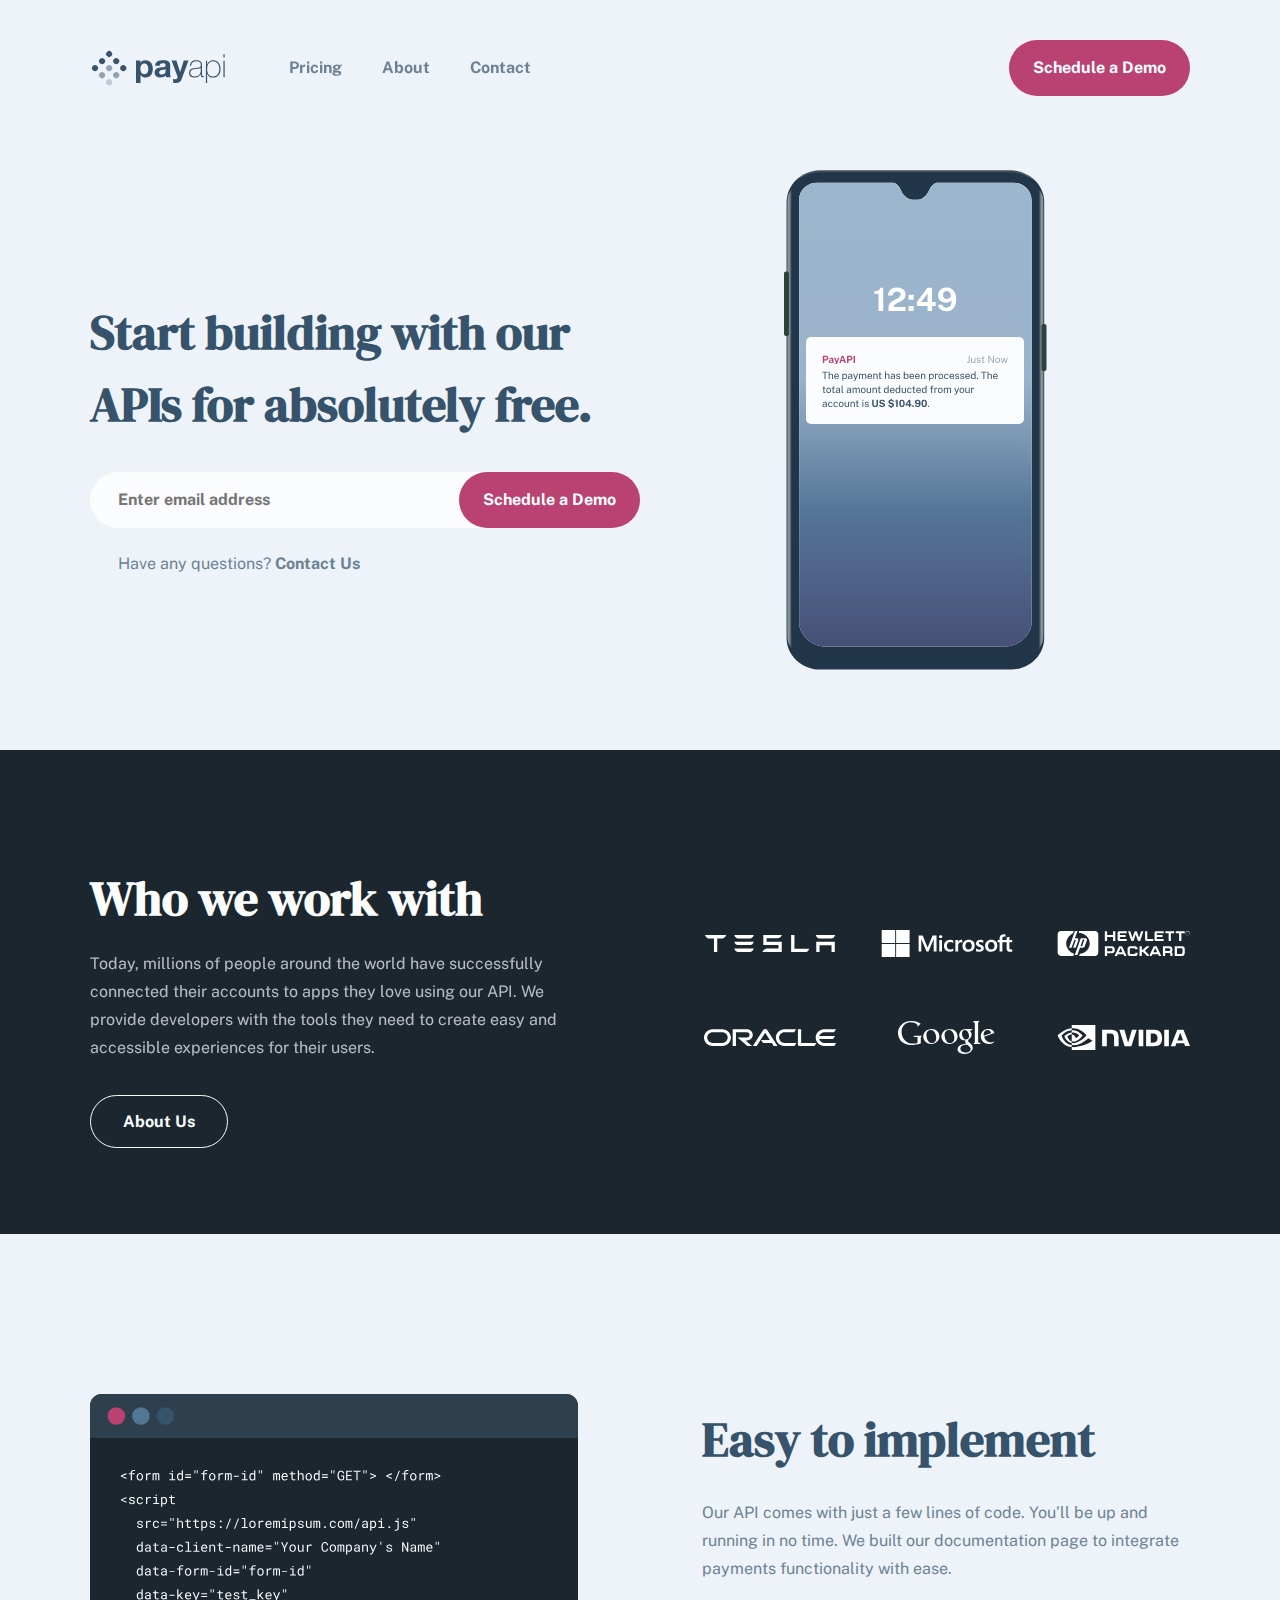
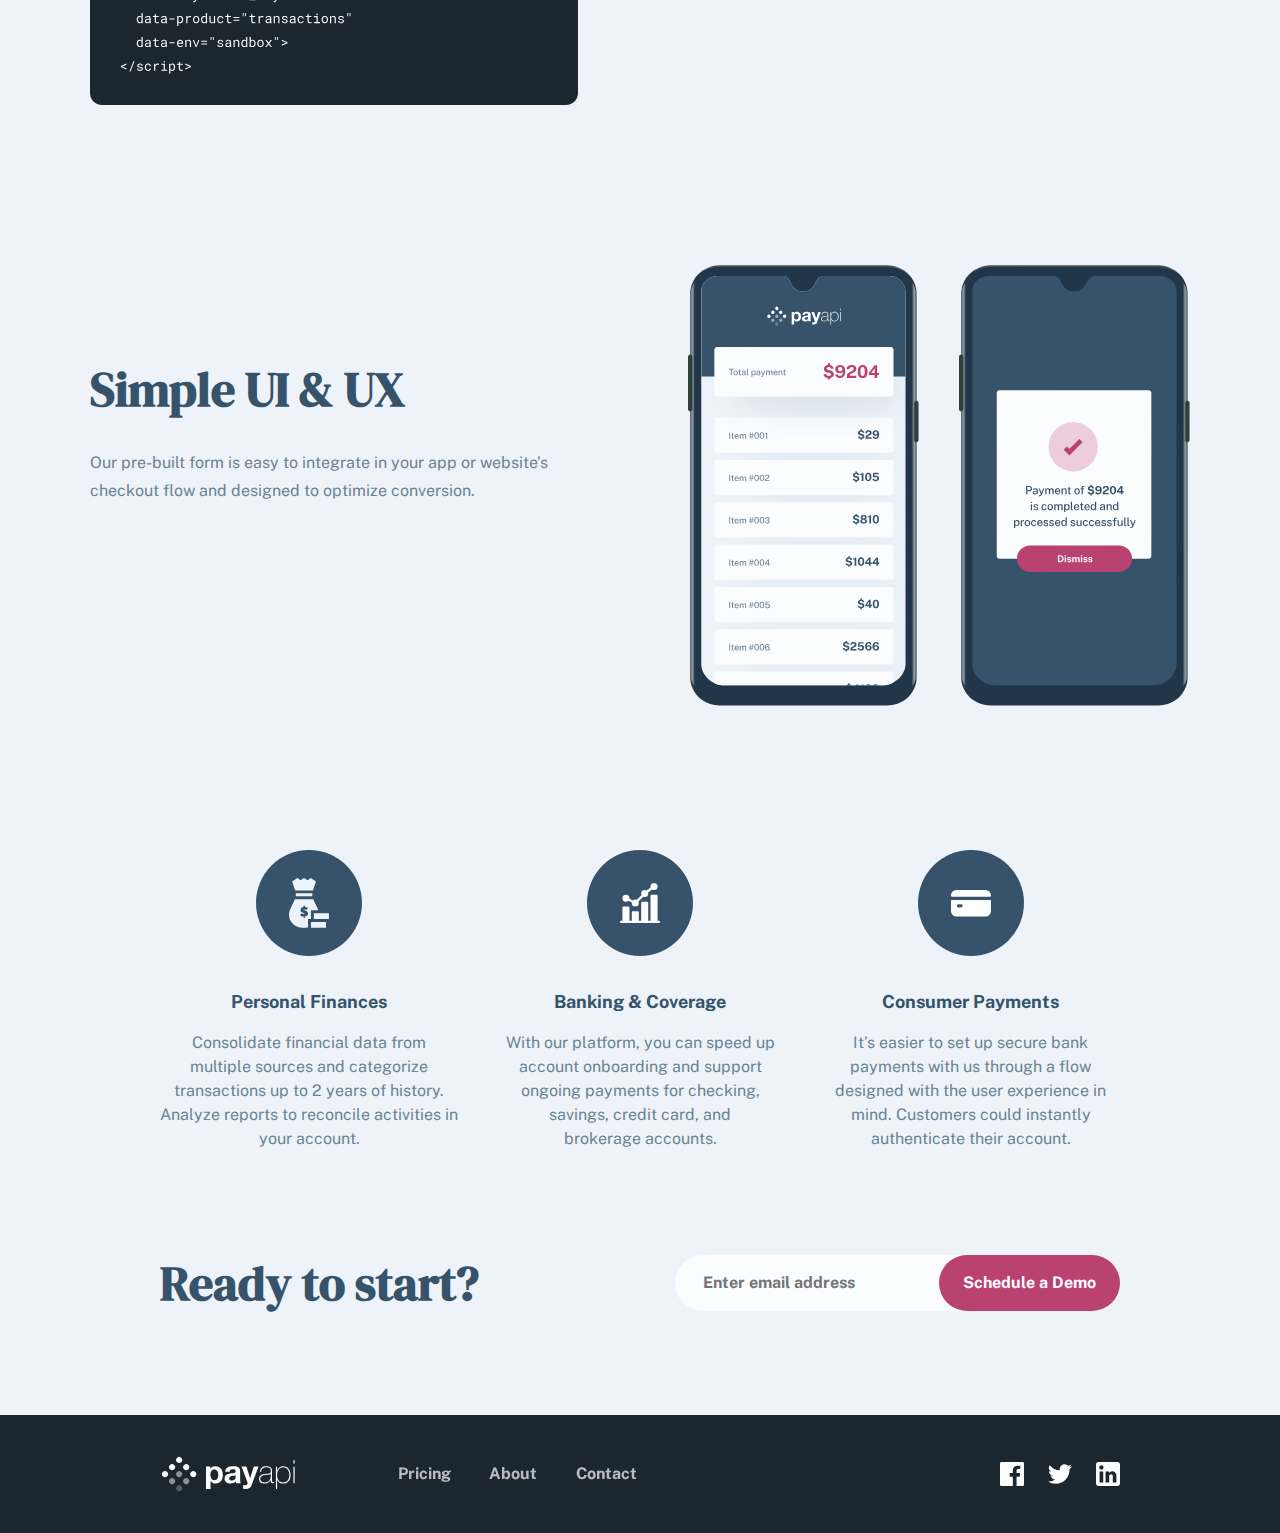
<file: index.html>
<!DOCTYPE html>
<html lang="en">
  <head>
    <meta charset="UTF-8" />
    <meta name="viewport" content="width=device-width, initial-scale=1.0" />

    <link rel="preconnect" href="https://fonts.googleapis.com" />
    <link rel="preconnect" href="https://fonts.gstatic.com" crossorigin />
    <link
      href="https://fonts.googleapis.com/css2?family=DM+Serif+Display:ital@0;1&family=Public+Sans:ital,wght@0,100..900;1,100..900&display=swap"
      rel="stylesheet"
    />

    <title>PayAPI - Home</title>

    <link rel="stylesheet" href="./css/normalize.css" />
    <link rel="stylesheet" href="./css/reset.css" />
    <link rel="stylesheet" href="./css/main.css" />
    <link rel="stylesheet" href="./css/sidenav.css" />
  </head>
  <body>
    <header>
      <a class="home-link" href="./index.html">
        <svg width="135" height="38" xmlns="http://www.w3.org/2000/svg">
          <g fill="#36536B" fill-rule="evenodd">
            <path
              d="M50.544 33.934v-7.84h.064a5.36 5.36 0 002.128 1.84c.864.416 1.808.624 2.832.624 1.216 0 2.277-.235 3.184-.704a6.738 6.738 0 002.272-1.888 8.147 8.147 0 001.36-2.72 11.37 11.37 0 00.448-3.2c0-1.173-.15-2.299-.448-3.376-.299-1.077-.757-2.021-1.376-2.832a6.937 6.937 0 00-2.336-1.952c-.939-.49-2.059-.736-3.36-.736-1.024 0-1.963.203-2.816.608-.853.405-1.557 1.056-2.112 1.952h-.064v-2.112H46v22.336h4.544zm3.808-8.768c-.725 0-1.344-.15-1.856-.448a3.595 3.595 0 01-1.232-1.168 5.044 5.044 0 01-.672-1.68 9.192 9.192 0 01-.208-1.952c0-.683.064-1.344.192-1.984a4.98 4.98 0 01.656-1.696c.31-.49.715-.89 1.216-1.2.501-.31 1.125-.464 1.872-.464.725 0 1.339.155 1.84.464.501.31.912.715 1.232 1.216.32.501.55 1.072.688 1.712.139.64.208 1.29.208 1.952 0 .661-.064 1.312-.192 1.952-.128.64-.347 1.2-.656 1.68-.31.48-.715.87-1.216 1.168-.501.299-1.125.448-1.872.448zm15.882 3.392c1.024 0 2.027-.15 3.008-.448a5.921 5.921 0 002.56-1.568 6.52 6.52 0 00.32 1.6h4.608c-.213-.341-.363-.853-.448-1.536a17.288 17.288 0 01-.128-2.144v-8.608c0-1.003-.224-1.808-.672-2.416a4.603 4.603 0 00-1.728-1.424 7.733 7.733 0 00-2.336-.688 18.543 18.543 0 00-2.528-.176c-.917 0-1.83.09-2.736.272a7.809 7.809 0 00-2.448.912 5.448 5.448 0 00-1.792 1.696c-.47.704-.736 1.59-.8 2.656h4.544c.085-.896.384-1.536.896-1.92.512-.384 1.216-.576 2.112-.576.405 0 .784.027 1.136.08.352.053.661.16.928.32s.48.384.64.672c.16.288.24.677.24 1.168.021.47-.117.827-.416 1.072-.299.245-.704.432-1.216.56-.512.128-1.099.224-1.76.288-.661.064-1.333.15-2.016.256-.683.107-1.36.25-2.032.432a5.735 5.735 0 00-1.792.816c-.523.363-.95.848-1.28 1.456-.33.608-.496 1.381-.496 2.32 0 .853.144 1.59.432 2.208a4.17 4.17 0 001.2 1.536c.512.405 1.11.704 1.792.896a8.127 8.127 0 002.208.288zm1.696-3.008c-.363 0-.715-.032-1.056-.096a2.566 2.566 0 01-.896-.336 1.717 1.717 0 01-.608-.656c-.15-.277-.224-.619-.224-1.024 0-.427.075-.779.224-1.056.15-.277.347-.507.592-.688a2.98 2.98 0 01.864-.432c.33-.107.667-.192 1.008-.256.363-.064.725-.117 1.088-.16.363-.043.71-.096 1.04-.16.33-.064.64-.144.928-.24.288-.096.528-.23.72-.4v1.696c0 .256-.027.597-.08 1.024a3.428 3.428 0 01-.432 1.264c-.235.416-.597.773-1.088 1.072-.49.299-1.184.448-2.08.448zm13.962 8.384c1.557 0 2.773-.288 3.648-.864.874-.576 1.557-1.536 2.048-2.88L98.5 11.598h-4.704L90.18 22.926h-.064l-3.744-11.328H81.54l5.792 15.52c.128.32.192.661.192 1.024 0 .49-.144.939-.432 1.344-.288.405-.731.64-1.328.704-.448.021-.896.01-1.344-.032-.448-.043-.886-.085-1.312-.128v3.744c.469.043.933.08 1.392.112.458.032.922.048 1.392.048zm18.698-5.408c.789 0 1.514-.096 2.176-.288a6.581 6.581 0 001.776-.8c.522-.341.965-.73 1.328-1.168.362-.437.64-.901.832-1.392h.064v.864c0 .341.026.656.08.944.053.288.154.539.304.752.149.213.368.384.656.512.288.128.677.192 1.168.192.34 0 .672-.043.992-.128V26.99a5.835 5.835 0 01-.896.096c-.278 0-.491-.059-.64-.176a.961.961 0 01-.32-.464 2.357 2.357 0 01-.112-.64c-.011-.235-.016-.47-.016-.704v-9.568c0-1.259-.454-2.277-1.36-3.056-.907-.779-2.352-1.168-4.336-1.168-1.984 0-3.515.453-4.592 1.36-1.078.907-1.66 2.267-1.744 4.08h1.216c.085-1.472.58-2.57 1.488-3.296.906-.725 2.096-1.088 3.568-1.088.832 0 1.536.085 2.112.256.576.17 1.045.405 1.408.704.362.299.629.64.8 1.024.17.384.256.8.256 1.248 0 .576-.032 1.056-.096 1.44a1.64 1.64 0 01-.48.944c-.256.245-.635.437-1.136.576-.502.139-1.19.24-2.064.304l-1.888.16c-.662.064-1.35.17-2.064.32-.715.15-1.366.4-1.952.752a4.367 4.367 0 00-1.456 1.44c-.384.608-.576 1.392-.576 2.352 0 1.579.48 2.747 1.44 3.504.96.757 2.314 1.136 4.064 1.136zm.032-1.056c-1.344 0-2.4-.293-3.168-.88-.768-.587-1.152-1.488-1.152-2.704 0-.768.149-1.392.448-1.872.298-.48.688-.859 1.168-1.136a5.213 5.213 0 011.616-.592 20.778 20.778 0 011.792-.272l2.048-.192a16.93 16.93 0 002.032-.288c.608-.128 1.06-.373 1.36-.736v3.072c0 .213-.06.624-.176 1.232-.118.608-.39 1.237-.816 1.888-.427.65-1.046 1.227-1.856 1.728-.811.501-1.91.752-3.296.752zm12.49 6.56v-9.312h.063c.491 1.344 1.27 2.315 2.336 2.912 1.067.597 2.283.896 3.648.896 1.26 0 2.352-.213 3.28-.64a6.254 6.254 0 002.304-1.776c.608-.757 1.062-1.659 1.36-2.704.3-1.045.448-2.197.448-3.456 0-1.152-.149-2.25-.448-3.296-.298-1.045-.752-1.963-1.36-2.752a6.651 6.651 0 00-2.304-1.888c-.928-.47-2.02-.704-3.28-.704-.896 0-1.69.139-2.384.416a6.39 6.39 0 00-1.776 1.04c-.49.416-.885.87-1.184 1.36-.298.49-.512.939-.64 1.344h-.064v-3.776h-1.216V34.03h1.216zm6.047-6.56c-1.152 0-2.117-.208-2.896-.624a5.008 5.008 0 01-1.856-1.664c-.458-.693-.784-1.493-.976-2.4a13.637 13.637 0 01-.288-2.832c0-.981.107-1.925.32-2.832a7.152 7.152 0 011.04-2.416 5.407 5.407 0 011.872-1.696c.768-.427 1.696-.64 2.784-.64 1.11 0 2.054.219 2.832.656a5.599 5.599 0 011.904 1.728c.491.715.854 1.525 1.088 2.432.235.907.352 1.83.352 2.768 0 1.024-.122 1.99-.368 2.896-.245.907-.618 1.701-1.12 2.384a5.487 5.487 0 01-1.92 1.632c-.778.405-1.7.608-2.768.608zm11.498-18.88V5.294h-1.216V8.59h1.216zm0 19.552V11.694h-1.216v16.448h1.216z"
              fill-rule="nonzero"
            />
            <g>
              <circle
                transform="rotate(45 19.142 5)"
                cx="19.142"
                cy="5"
                r="3"
              />
              <circle
                transform="rotate(45 26.213 12.071)"
                cx="26.213"
                cy="12.071"
                r="3"
              />
              <circle
                transform="rotate(45 33.284 19.142)"
                cx="33.284"
                cy="19.142"
                r="3"
              />
              <circle
                transform="rotate(45 12.071 12.071)"
                cx="12.071"
                cy="12.071"
                r="3"
              />
              <circle
                opacity=".5"
                transform="rotate(45 19.142 19.142)"
                cx="19.142"
                cy="19.142"
                r="3"
              />
              <circle
                opacity=".5"
                transform="rotate(45 26.213 26.213)"
                cx="26.213"
                cy="26.213"
                r="3"
              />
              <circle
                transform="rotate(45 5 19.142)"
                cx="5"
                cy="19.142"
                r="3"
              />
              <circle
                opacity=".5"
                transform="rotate(45 12.071 26.213)"
                cx="12.071"
                cy="26.213"
                r="3"
              />
              <circle
                opacity=".25"
                transform="rotate(45 19.142 33.284)"
                cx="19.142"
                cy="33.284"
                r="3"
              />
            </g>
          </g>
        </svg>
      </a>

      <nav class="header-nav">
        <div id="mySidenav" class="sidenav">
          <a id="closeBtn" href="#" class="close">
            <svg width="22" height="23" xmlns="http://www.w3.org/2000/svg">
              <path
                d="M19.839.54L21.96 2.66 13.12 11.5l8.84 8.839-2.121 2.121-8.84-8.84-8.838 8.84L.04 20.34l8.838-8.84L.04 2.662 2.16.54 11 9.378 19.839.54z"
                fill="#36536B"
                fill-rule="evenodd"
              />
            </svg>
          </a>
          <ul class="nav-link-list">
            <li class="nav-link-list-element">
              <a class="nav-link" href="./pages/pricing.html">Pricing</a>
            </li>
            <li class="nav-link-list-element">
              <a class="nav-link" href="./pages/about.html">About</a>
            </li>
            <li class="nav-link-list-element">
              <a class="nav-link" href="./pages/contact.html">Contact</a>
            </li>
          </ul>
        </div>

        <a id="openBtn" class="menu-burger" href="#">
          <svg width="28" height="17" xmlns="http://www.w3.org/2000/svg">
            <g fill="#36536B" fill-rule="evenodd">
              <path d="M0 0h28v3H0zM0 7h28v3H0zM0 14h28v3H0z" />
            </g>
          </svg>
        </a>
      </nav>
      <a href="#" class="cta-schedule-a-demo">Schedule a Demo</a>
    </header>
    <section class="hero">
      <img
        class="hero-img"
        src="./assets/home/desktop/illustration-phone-mockup.svg"
        alt="A phone with a notification from the PayAPI app stating that the payment has been processed and the total amount deducted from your account"
      />
      <div class="hero-content">
        <h1 class="hero-title">
          Start building with our APIs for absolutely free.
        </h1>
        <form action="" method="post" class="schedule-demo-form">
          <input
            class="email-hero"
            type="email"
            name="submitted-email"
            id=""
            autocomplete="email"
            placeholder="Enter email address"
            pattern="+@example\.com"
            required
          />
          <input type="submit" class="cta-hero" value="Schedule a Demo" />
        </form>
        <p class="hero-info">
          Have any questions?<a href="./pages/contact.html"> Contact Us</a>
        </p>
      </div>
    </section>
    <section class="partners-section">
      <div class="partners-wrapper">
        <div class="partners-logos">
          <img
            class="partner-logo"
            src="./assets/shared/desktop/tesla.svg"
            alt="Tesla's logo"
          />
          <img
            class="partner-logo"
            src="./assets/shared/desktop/microsoft.svg"
            alt="Microsoft's logo"
          />
          <img
            class="partner-logo"
            src="./assets/shared/desktop/hewlett-packard.svg"
            alt="Hewlett Packard's logo"
          />
          <img
            class="partner-logo"
            src="./assets/shared/desktop/oracle.svg"
            alt="Oracle's logo"
          />
          <img
            class="partner-logo"
            src="./assets/shared/desktop/google.svg"
            alt="Google's logo"
          />
          <img
            class="partner-logo"
            src="./assets/shared/desktop/nvidia.svg"
            alt="NVIDIA's logo"
          />
        </div>
        <article class="partners-information">
          <h2 class="partners-title">Who we work with</h2>
          <p class="partners-description">
            Today, millions of people around the world have successfully
            connected their accounts to apps they love using our API. We provide
            developers with the tools they need to create easy and accessible
            experiences for their users.
          </p>
          <a class="cta-about" href="./pages/about.html">About Us</a>
        </article>
      </div>
    </section>
    <section class="features-section">
      <div id="feature-alignment-top">
        <img
          id="img-easy"
          class="feature-img"
          src="./assets/home/desktop/illustration-easy-to-implement.svg"
          alt="A window with a couple lines of code showing how easy it is to implement our features in your project"
        />
        <article class="feature-article">
          <h2 id="easy-title" class="feature-title">Easy to implement</h2>
          <p class="feature-description">
            Our API comes with just a few lines of code. You’ll be up and
            running in no time. We built our documentation page to integrate
            payments functionality with ease.
          </p>
        </article>
      </div>
      <div id="feature-alignment-bottom">
        <div class="simple-ui-img">
          <img
            id="img-simple-left"
            class="feature-img"
            src="./assets/home/desktop/illustration-simple-ui-left.svg"
            alt="A phone using our app, showing how easy our UI is to use."
          />
          <img
            id="img-simple-right"
            class="feature-img"
            src="./assets/home/desktop/illustration-simple-ui-right.svg"
            alt="A phone using our app, showing how easy our UI is to use."
          />
        </div>
        <article id="simple-article" class="feature-article">
          <h2 class="feature-title">Simple UI & UX</h2>
          <p class="feature-description">
            Our pre-built form is easy to integrate in your app or website’s
            checkout flow and designed to optimize conversion.
          </p>
        </article>
      </div>
    </section>
    <section class="advantages-section">
      <ul class="advantages-list">
        <li class="advantage-list-element">
          <svg
            class="advantage-logo"
            width="106"
            height="106"
            xmlns="http://www.w3.org/2000/svg"
            xmlns:xlink="http://www.w3.org/1999/xlink"
          >
            <defs><circle id="a" cx="53" cy="53" r="53" /></defs>
            <g fill="none" fill-rule="evenodd">
              <use fill="#36536B" xlink:href="#a" />
              <path
                d="M57.158 49.162l4.668 9.803c.198.417.373.84.526 1.266h-7.404v8.74h-2.913v8.58c-.671.104-1.355.158-2.044.158h-3.874a13.04 13.04 0 01-11.083-6.11 13.04 13.04 0 01-.751-12.634l4.668-9.803h18.207zm12.84 22.72v5.827h-15.05v-5.826h15.05zm2.913-8.738v5.826H57.86v-5.826h15.05zm-24.193-7.67h-1.073v1.36c-.42.046-.816.149-1.187.31a3.235 3.235 0 00-.973.647c-.277.27-.496.591-.657.964-.161.373-.242.801-.242 1.286 0 .35.047.66.141.93.094.27.24.51.436.721.197.211.447.4.751.566.304.166.666.321 1.087.465.277.099.554.184.832.256v1.185a4.597 4.597 0 01-.946-.235 7.616 7.616 0 01-.812-.344 7.95 7.95 0 01-.778-.431l-1.127 2.304a7.56 7.56 0 001.637.714c.608.189 1.22.31 1.838.364v1.657h1.073v-1.63c.411-.027.81-.101 1.194-.222a3.16 3.16 0 001.026-.54c.3-.237.542-.543.725-.916.183-.372.275-.823.275-1.353 0-.45-.067-.831-.201-1.146a2.207 2.207 0 00-.577-.802c-.25-.22-.552-.41-.906-.572a9.753 9.753 0 00-1.187-.445 4.053 4.053 0 01-.282-.087 2.369 2.369 0 00-.255-.075v-1.212c.25.045.499.11.745.195s.467.178.664.276c.233.108.447.225.644.35l1.127-2.169c-.188-.09-.394-.186-.617-.29a10.002 10.002 0 00-.718-.296 8.356 8.356 0 00-.798-.249 6.53 6.53 0 00-.859-.162v-1.374zm-.188 7.734c.18.072.322.155.43.249a.427.427 0 01.16.33c0 .117-.044.211-.134.283-.09.072-.24.117-.456.135zm-.697-4.056v1.024a1.259 1.259 0 01-.403-.236.436.436 0 01-.134-.33c0-.26.18-.413.537-.458zm8.474-15.816v2.913H39.801v-2.913h16.506zM54.851 28l5.143 3.38-3.103 9.043H39.218l-3.104-9.044L41.257 28l3.399 2.233L48.054 28l3.399 2.233L54.85 28z"
                fill="#EDF3F8"
                fill-rule="nonzero"
              />
            </g>
          </svg>
          <article class="advantage-article">
            <h3 class="advantage-title">Personal Finances</h3>
            <p class="advantage-description">
              Consolidate financial data from multiple sources and categorize
              transactions up to 2 years of history. Analyze reports to
              reconcile activities in your account.
            </p>
          </article>
        </li>
        <li id="middle-advantage-list-element" class="advantage-list-element">
          <svg
            class="advantage-logo"
            width="106"
            height="106"
            xmlns="http://www.w3.org/2000/svg"
            xmlns:xlink="http://www.w3.org/1999/xlink"
          >
            <defs><circle id="a" cx="53" cy="53" r="53" /></defs>
            <g fill="none" fill-rule="evenodd">
              <use fill="#36536B" xlink:href="#a" />
              <path
                d="M69.406 44.719c.648 0 1.172.524 1.172 1.172v24.765h1.25a1.171 1.171 0 110 2.344H34.172a1.171 1.171 0 110-2.344h1.25V57.61c0-.647.524-1.172 1.172-1.172h4.687c.648 0 1.172.525 1.172 1.172v13.047h2.344v-8.36c0-.647.524-1.171 1.172-1.171h4.687c.648 0 1.172.524 1.172 1.172v8.36h2.344V52.921c0-.648.524-1.172 1.172-1.172h4.687c.648 0 1.172.524 1.172 1.172v17.734h2.344V45.891c0-.648.524-1.172 1.172-1.172zM67.062 33a3.52 3.52 0 013.516 3.516 3.52 3.52 0 01-3.516 3.515c-.72 0-1.388-.219-1.946-.591l-4.088 3.066c.103.33.175.676.175 1.04a3.52 3.52 0 01-3.516 3.517 3.473 3.473 0 01-1.506-.353l-4.705 4.706c.22.458.352.965.352 1.506a3.52 3.52 0 01-3.516 3.516 3.52 3.52 0 01-3.515-3.516c0-.146.026-.285.043-.426l-3.469-1.734a3.498 3.498 0 01-2.434.988 3.52 3.52 0 01-3.515-3.516 3.52 3.52 0 013.516-3.515 3.52 3.52 0 013.515 3.515c0 .146-.026.285-.043.426l3.469 1.735a3.498 3.498 0 012.434-.989c.54 0 1.047.133 1.506.353l4.705-4.706a3.473 3.473 0 01-.352-1.506 3.52 3.52 0 013.516-3.516c.72 0 1.388.22 1.946.592l4.088-3.066a3.463 3.463 0 01-.175-1.041A3.52 3.52 0 0167.063 33z"
                fill="#FFF"
                fill-rule="nonzero"
              />
            </g>
          </svg>
          <article class="advantage-article">
            <h3 class="advantage-title">Banking & Coverage</h3>
            <p class="advantage-description">
              With our platform, you can speed up account onboarding and support
              ongoing payments for checking, savings, credit card, and brokerage
              accounts.
            </p>
          </article>
        </li>
        <li class="advantage-list-element">
          <svg
            class="advantage-logo"
            width="106"
            height="106"
            xmlns="http://www.w3.org/2000/svg"
            xmlns:xlink="http://www.w3.org/1999/xlink"
          >
            <defs><circle id="a" cx="53" cy="53" r="53" /></defs>
            <g fill="none" fill-rule="evenodd">
              <use fill="#36536B" xlink:href="#a" />
              <path
                d="M72.01 49.948c.518 0 .938.42.938.937v10.339a5.39 5.39 0 01-5.39 5.39H38.39A5.39 5.39 0 0133 61.225V50.885c0-.517.42-.937.938-.937zm-29.036 4.219h-2.5a1.64 1.64 0 100 3.28h2.5a1.64 1.64 0 100-3.28zM67.557 40a5.39 5.39 0 015.391 5.39v.34c0 .517-.42.937-.938.937H33.937a.938.938 0 01-.937-.938v-.338A5.39 5.39 0 0138.39 40z"
                fill="#FFF"
                fill-rule="nonzero"
              />
            </g>
          </svg>
          <article class="advantage-article">
            <h3 class="advantage-title">Consumer Payments</h3>
            <p id="last-advantage-description" class="advantage-description">
              It’s easier to set up secure bank payments with us through a flow
              designed with the user experience in mind. Customers could
              instantly authenticate their account.
            </p>
          </article>
        </li>
      </ul>
    </section>
    <section class="demo-request-section">
      <h2 class="demo-request-title">Ready to start?</h2>
      <form action="" method="post" class="bottom-demo-form">
        <input
          class="email-form"
          type="email"
          name="submitted-email"
          id=""
          autocomplete="email"
          placeholder="Enter email address"
          pattern="+@example\.com"
          required
        />
        <input type="submit" class="bottom-demo-cta" value="Schedule a Demo" />
      </form>
    </section>
    <footer>
      <div class="footer-wrapper">
        <svg
          class="footer-logo"
          width="135"
          height="38"
          xmlns="http://www.w3.org/2000/svg"
        >
          <g fill="#FBFCFE" fill-rule="evenodd">
            <path
              d="M50.544 33.934v-7.84h.064a5.36 5.36 0 002.128 1.84c.864.416 1.808.624 2.832.624 1.216 0 2.277-.235 3.184-.704a6.738 6.738 0 002.272-1.888 8.147 8.147 0 001.36-2.72 11.37 11.37 0 00.448-3.2c0-1.173-.15-2.299-.448-3.376-.299-1.077-.757-2.021-1.376-2.832a6.937 6.937 0 00-2.336-1.952c-.939-.49-2.059-.736-3.36-.736-1.024 0-1.963.203-2.816.608-.853.405-1.557 1.056-2.112 1.952h-.064v-2.112H46v22.336h4.544zm3.808-8.768c-.725 0-1.344-.15-1.856-.448a3.595 3.595 0 01-1.232-1.168 5.044 5.044 0 01-.672-1.68 9.192 9.192 0 01-.208-1.952c0-.683.064-1.344.192-1.984a4.98 4.98 0 01.656-1.696c.31-.49.715-.89 1.216-1.2.501-.31 1.125-.464 1.872-.464.725 0 1.339.155 1.84.464.501.31.912.715 1.232 1.216.32.501.55 1.072.688 1.712.139.64.208 1.29.208 1.952 0 .661-.064 1.312-.192 1.952-.128.64-.347 1.2-.656 1.68-.31.48-.715.87-1.216 1.168-.501.299-1.125.448-1.872.448zm15.882 3.392c1.024 0 2.027-.15 3.008-.448a5.921 5.921 0 002.56-1.568 6.52 6.52 0 00.32 1.6h4.608c-.213-.341-.363-.853-.448-1.536a17.288 17.288 0 01-.128-2.144v-8.608c0-1.003-.224-1.808-.672-2.416a4.603 4.603 0 00-1.728-1.424 7.733 7.733 0 00-2.336-.688 18.543 18.543 0 00-2.528-.176c-.917 0-1.83.09-2.736.272a7.809 7.809 0 00-2.448.912 5.448 5.448 0 00-1.792 1.696c-.47.704-.736 1.59-.8 2.656h4.544c.085-.896.384-1.536.896-1.92.512-.384 1.216-.576 2.112-.576.405 0 .784.027 1.136.08.352.053.661.16.928.32s.48.384.64.672c.16.288.24.677.24 1.168.021.47-.117.827-.416 1.072-.299.245-.704.432-1.216.56-.512.128-1.099.224-1.76.288-.661.064-1.333.15-2.016.256-.683.107-1.36.25-2.032.432a5.735 5.735 0 00-1.792.816c-.523.363-.95.848-1.28 1.456-.33.608-.496 1.381-.496 2.32 0 .853.144 1.59.432 2.208a4.17 4.17 0 001.2 1.536c.512.405 1.11.704 1.792.896a8.127 8.127 0 002.208.288zm1.696-3.008c-.363 0-.715-.032-1.056-.096a2.566 2.566 0 01-.896-.336 1.717 1.717 0 01-.608-.656c-.15-.277-.224-.619-.224-1.024 0-.427.075-.779.224-1.056.15-.277.347-.507.592-.688a2.98 2.98 0 01.864-.432c.33-.107.667-.192 1.008-.256.363-.064.725-.117 1.088-.16.363-.043.71-.096 1.04-.16.33-.064.64-.144.928-.24.288-.096.528-.23.72-.4v1.696c0 .256-.027.597-.08 1.024a3.428 3.428 0 01-.432 1.264c-.235.416-.597.773-1.088 1.072-.49.299-1.184.448-2.08.448zm13.962 8.384c1.557 0 2.773-.288 3.648-.864.874-.576 1.557-1.536 2.048-2.88L98.5 11.598h-4.704L90.18 22.926h-.064l-3.744-11.328H81.54l5.792 15.52c.128.32.192.661.192 1.024 0 .49-.144.939-.432 1.344-.288.405-.731.64-1.328.704-.448.021-.896.01-1.344-.032-.448-.043-.886-.085-1.312-.128v3.744c.469.043.933.08 1.392.112.458.032.922.048 1.392.048zm18.698-5.408c.789 0 1.514-.096 2.176-.288a6.581 6.581 0 001.776-.8c.522-.341.965-.73 1.328-1.168.362-.437.64-.901.832-1.392h.064v.864c0 .341.026.656.08.944.053.288.154.539.304.752.149.213.368.384.656.512.288.128.677.192 1.168.192.34 0 .672-.043.992-.128V26.99a5.835 5.835 0 01-.896.096c-.278 0-.491-.059-.64-.176a.961.961 0 01-.32-.464 2.357 2.357 0 01-.112-.64c-.011-.235-.016-.47-.016-.704v-9.568c0-1.259-.454-2.277-1.36-3.056-.907-.779-2.352-1.168-4.336-1.168-1.984 0-3.515.453-4.592 1.36-1.078.907-1.66 2.267-1.744 4.08h1.216c.085-1.472.58-2.57 1.488-3.296.906-.725 2.096-1.088 3.568-1.088.832 0 1.536.085 2.112.256.576.17 1.045.405 1.408.704.362.299.629.64.8 1.024.17.384.256.8.256 1.248 0 .576-.032 1.056-.096 1.44a1.64 1.64 0 01-.48.944c-.256.245-.635.437-1.136.576-.502.139-1.19.24-2.064.304l-1.888.16c-.662.064-1.35.17-2.064.32-.715.15-1.366.4-1.952.752a4.367 4.367 0 00-1.456 1.44c-.384.608-.576 1.392-.576 2.352 0 1.579.48 2.747 1.44 3.504.96.757 2.314 1.136 4.064 1.136zm.032-1.056c-1.344 0-2.4-.293-3.168-.88-.768-.587-1.152-1.488-1.152-2.704 0-.768.149-1.392.448-1.872.298-.48.688-.859 1.168-1.136a5.213 5.213 0 011.616-.592 20.778 20.778 0 011.792-.272l2.048-.192a16.93 16.93 0 002.032-.288c.608-.128 1.06-.373 1.36-.736v3.072c0 .213-.06.624-.176 1.232-.118.608-.39 1.237-.816 1.888-.427.65-1.046 1.227-1.856 1.728-.811.501-1.91.752-3.296.752zm12.49 6.56v-9.312h.063c.491 1.344 1.27 2.315 2.336 2.912 1.067.597 2.283.896 3.648.896 1.26 0 2.352-.213 3.28-.64a6.254 6.254 0 002.304-1.776c.608-.757 1.062-1.659 1.36-2.704.3-1.045.448-2.197.448-3.456 0-1.152-.149-2.25-.448-3.296-.298-1.045-.752-1.963-1.36-2.752a6.651 6.651 0 00-2.304-1.888c-.928-.47-2.02-.704-3.28-.704-.896 0-1.69.139-2.384.416a6.39 6.39 0 00-1.776 1.04c-.49.416-.885.87-1.184 1.36-.298.49-.512.939-.64 1.344h-.064v-3.776h-1.216V34.03h1.216zm6.047-6.56c-1.152 0-2.117-.208-2.896-.624a5.008 5.008 0 01-1.856-1.664c-.458-.693-.784-1.493-.976-2.4a13.637 13.637 0 01-.288-2.832c0-.981.107-1.925.32-2.832a7.152 7.152 0 011.04-2.416 5.407 5.407 0 011.872-1.696c.768-.427 1.696-.64 2.784-.64 1.11 0 2.054.219 2.832.656a5.599 5.599 0 011.904 1.728c.491.715.854 1.525 1.088 2.432.235.907.352 1.83.352 2.768 0 1.024-.122 1.99-.368 2.896-.245.907-.618 1.701-1.12 2.384a5.487 5.487 0 01-1.92 1.632c-.778.405-1.7.608-2.768.608zm11.498-18.88V5.294h-1.216V8.59h1.216zm0 19.552V11.694h-1.216v16.448h1.216z"
              fill-rule="nonzero"
            />
            <g>
              <circle
                transform="rotate(45 19.142 5)"
                cx="19.142"
                cy="5"
                r="3"
              />
              <circle
                transform="rotate(45 26.213 12.071)"
                cx="26.213"
                cy="12.071"
                r="3"
              />
              <circle
                transform="rotate(45 33.284 19.142)"
                cx="33.284"
                cy="19.142"
                r="3"
              />
              <circle
                transform="rotate(45 12.071 12.071)"
                cx="12.071"
                cy="12.071"
                r="3"
              />
              <circle
                opacity=".5"
                transform="rotate(45 19.142 19.142)"
                cx="19.142"
                cy="19.142"
                r="3"
              />
              <circle
                opacity=".5"
                transform="rotate(45 26.213 26.213)"
                cx="26.213"
                cy="26.213"
                r="3"
              />
              <circle
                transform="rotate(45 5 19.142)"
                cx="5"
                cy="19.142"
                r="3"
              />
              <circle
                opacity=".5"
                transform="rotate(45 12.071 26.213)"
                cx="12.071"
                cy="26.213"
                r="3"
              />
              <circle
                opacity=".25"
                transform="rotate(45 19.142 33.284)"
                cx="19.142"
                cy="33.284"
                r="3"
              />
            </g>
          </g>
        </svg>
        <nav class="footer-nav">
          <ul class="footer-page-links-list">
            <li class="footer-page-link-list-element">
              <a class="footer-page-link" href="./pages/pricing.html"
                >Pricing</a
              >
            </li>
            <li class="footer-page-link-list-element">
              <a class="footer-page-link" href="./pages/about.html">About</a>
            </li>
            <li
              id="last-footer-page-link"
              class="footer-page-link-list-element"
            >
              <a class="footer-page-link" href="./pages/contact.html"
                >Contact</a
              >
            </li>
          </ul>
        </nav>
        <ul class="footer-social-links-list">
          <li class="footer-social-link-list-element">
            <a
              class="footer-social-link"
              href="https://www.facebook.com/"
              target="_blank"
            >
              <svg width="24" height="24" xmlns="http://www.w3.org/2000/svg">
                <path
                  d="M22.675 0H1.325C.593 0 0 .593 0 1.325v21.351C0 23.407.593 24 1.325 24H12.82v-9.294H9.692v-3.622h3.128V8.413c0-3.1 1.893-4.788 4.659-4.788 1.325 0 2.463.099 2.795.143v3.24l-1.918.001c-1.504 0-1.795.715-1.795 1.763v2.313h3.587l-.467 3.622h-3.12V24h6.116c.73 0 1.323-.593 1.323-1.325V1.325C24 .593 23.407 0 22.675 0z"
                  fill-rule="nonzero"
                  aria-label="Go to our Facebook page"
                />
              </svg>
            </a>
          </li>
          <li
            id="middle-footer-social-link-list-element"
            class="footer-social-link-list-element"
          >
            <a class="footer-social-link" href="https://x.com/" target="_blank">
              <svg width="24" height="20" xmlns="http://www.w3.org/2000/svg">
                <path
                  d="M24 2.557a9.83 9.83 0 01-2.828.775A4.932 4.932 0 0023.337.608a9.864 9.864 0 01-3.127 1.195A4.916 4.916 0 0016.616.248c-3.179 0-5.515 2.966-4.797 6.045A13.978 13.978 0 011.671 1.149a4.93 4.93 0 001.523 6.574 4.903 4.903 0 01-2.229-.616c-.054 2.281 1.581 4.415 3.949 4.89a4.935 4.935 0 01-2.224.084 4.928 4.928 0 004.6 3.419A9.9 9.9 0 010 17.54a13.94 13.94 0 007.548 2.212c9.142 0 14.307-7.721 13.995-14.646A10.025 10.025 0 0024 2.557z"
                  fill-rule="nonzero"
                  aria-label="Go to our Twitter page"
                />
              </svg>
            </a>
          </li>
          <li class="footer-social-link-list-element">
            <a
              class="footer-social-link"
              href="https://fr.linkedin.com/"
              target="_blank"
            >
              <svg width="24" height="24" xmlns="http://www.w3.org/2000/svg">
                <path
                  d="M21.6 0H2.4C1.08 0 0 1.08 0 2.4v19.2C0 22.92 1.08 24 2.4 24h19.2c1.32 0 2.4-1.08 2.4-2.4V2.4C24 1.08 22.92 0 21.6 0zM7.2 20.4H3.6V9.6h3.6v10.8zM5.4 7.56c-1.2 0-2.16-.96-2.16-2.16 0-1.2.96-2.16 2.16-2.16 1.2 0 2.16.96 2.16 2.16 0 1.2-.96 2.16-2.16 2.16zm15 12.84h-3.6v-6.36c0-.96-.84-1.8-1.8-1.8-.96 0-1.8.84-1.8 1.8v6.36H9.6V9.6h3.6v1.44c.6-.96 1.92-1.68 3-1.68 2.28 0 4.2 1.92 4.2 4.2v6.84z"
                  fill-rule="nonzero"
                  aria-label="Go to our Linkedin page"
                />
              </svg>
            </a>
          </li>
        </ul>
      </div>
    </footer>
    <script src="./scripts/app.js"></script>
  </body>
</html>
</file>
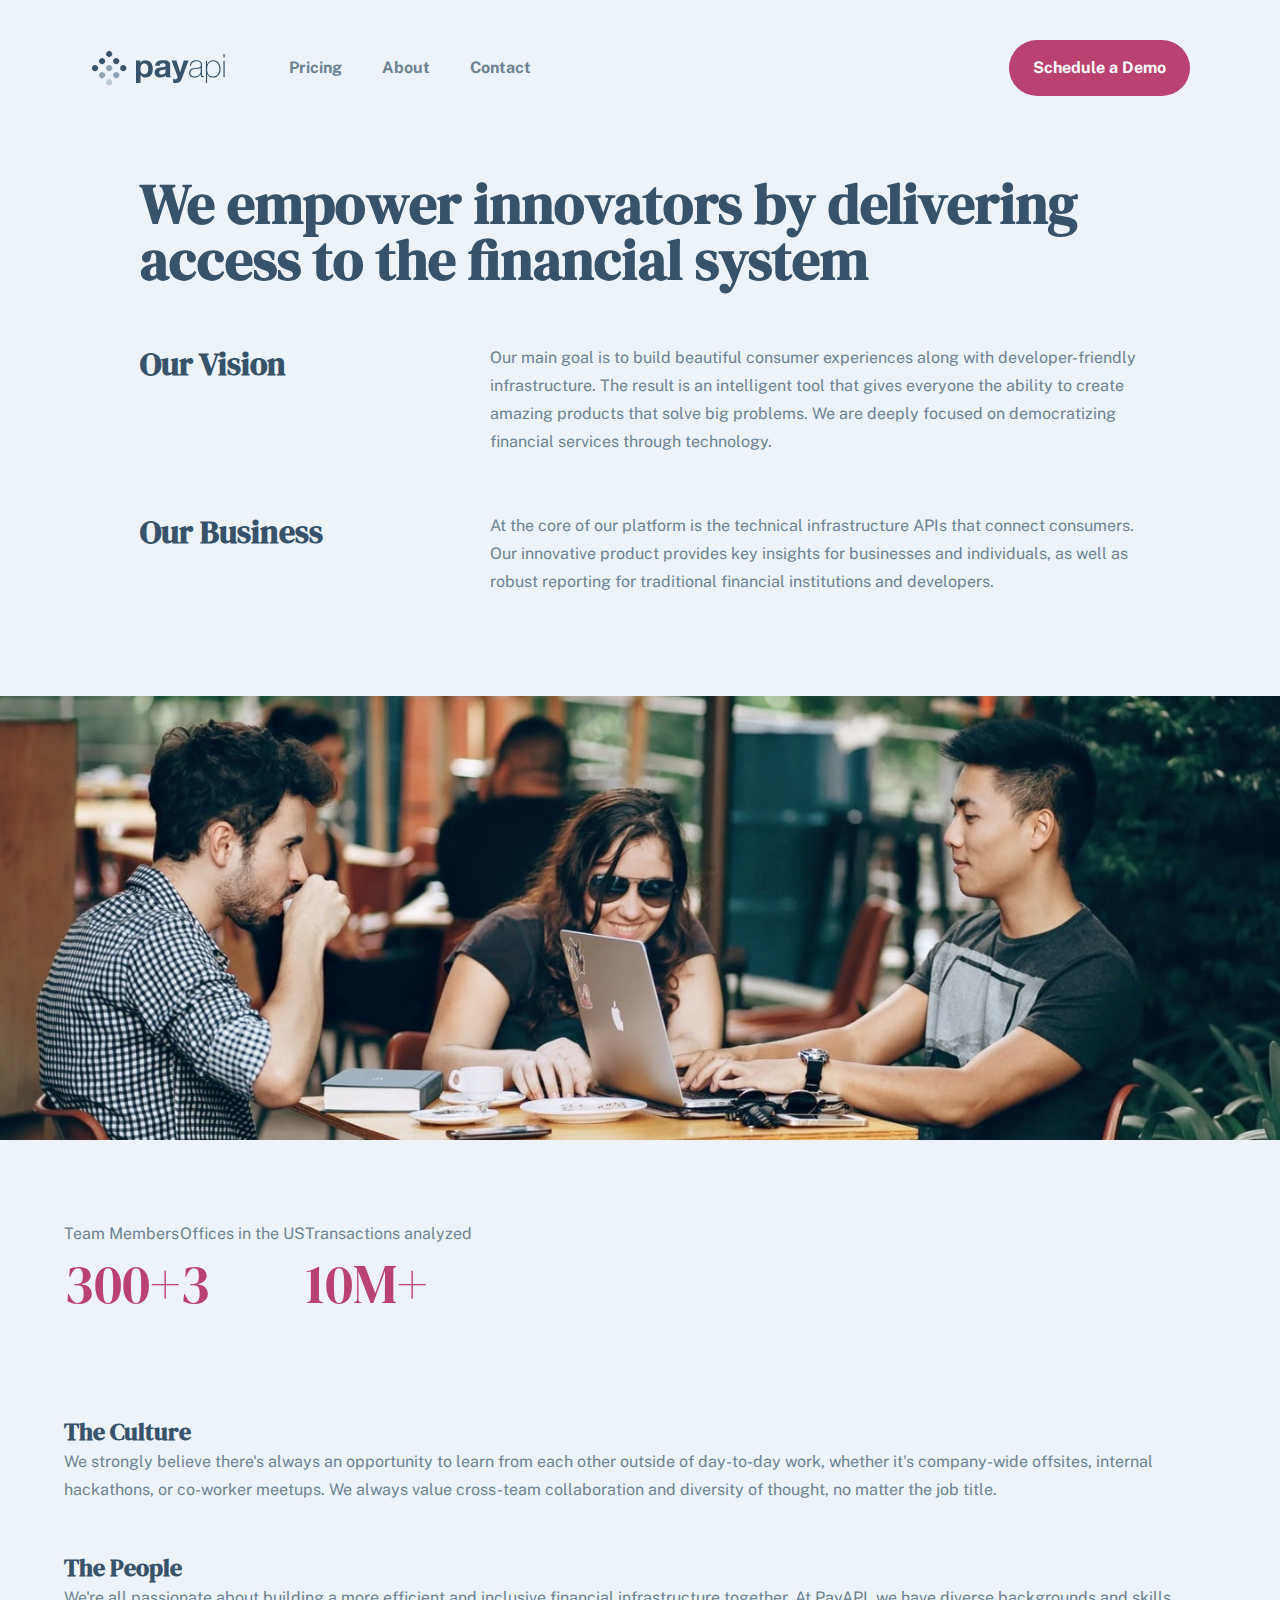
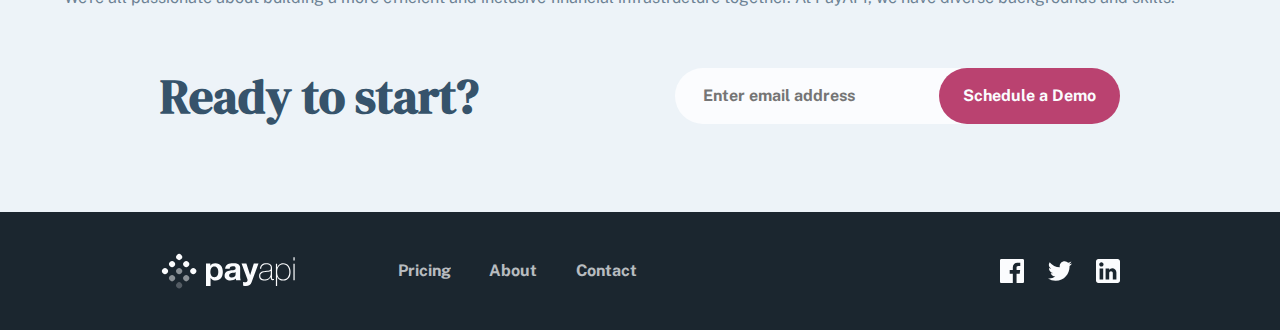
<file: pages/about.html>
<!DOCTYPE html>
<html lang="en">
  <head>
    <meta charset="UTF-8" />
    <meta name="viewport" content="width=device-width, initial-scale=1.0" />

    <link rel="preconnect" href="https://fonts.googleapis.com" />
    <link rel="preconnect" href="https://fonts.gstatic.com" crossorigin />
    <link
      href="https://fonts.googleapis.com/css2?family=DM+Serif+Display:ital@0;1&family=Public+Sans:ital,wght@0,100..900;1,100..900&display=swap"
      rel="stylesheet"
    />

    <title>PayAPI - About</title>

    <link rel="stylesheet" href="../css/normalize.css" />
    <link rel="stylesheet" href="../css/reset.css" />
    <link rel="stylesheet" href="../css/main.css" />
    <link rel="stylesheet" href="../css/sidenav.css" />
    <link rel="stylesheet" href="../css/about.css" />
  </head>
  <body>
    <header>
      <a class="home-link" href="../index.html">
        <svg width="135" height="38" xmlns="http://www.w3.org/2000/svg">
          <g fill="#36536B" fill-rule="evenodd">
            <path
              d="M50.544 33.934v-7.84h.064a5.36 5.36 0 002.128 1.84c.864.416 1.808.624 2.832.624 1.216 0 2.277-.235 3.184-.704a6.738 6.738 0 002.272-1.888 8.147 8.147 0 001.36-2.72 11.37 11.37 0 00.448-3.2c0-1.173-.15-2.299-.448-3.376-.299-1.077-.757-2.021-1.376-2.832a6.937 6.937 0 00-2.336-1.952c-.939-.49-2.059-.736-3.36-.736-1.024 0-1.963.203-2.816.608-.853.405-1.557 1.056-2.112 1.952h-.064v-2.112H46v22.336h4.544zm3.808-8.768c-.725 0-1.344-.15-1.856-.448a3.595 3.595 0 01-1.232-1.168 5.044 5.044 0 01-.672-1.68 9.192 9.192 0 01-.208-1.952c0-.683.064-1.344.192-1.984a4.98 4.98 0 01.656-1.696c.31-.49.715-.89 1.216-1.2.501-.31 1.125-.464 1.872-.464.725 0 1.339.155 1.84.464.501.31.912.715 1.232 1.216.32.501.55 1.072.688 1.712.139.64.208 1.29.208 1.952 0 .661-.064 1.312-.192 1.952-.128.64-.347 1.2-.656 1.68-.31.48-.715.87-1.216 1.168-.501.299-1.125.448-1.872.448zm15.882 3.392c1.024 0 2.027-.15 3.008-.448a5.921 5.921 0 002.56-1.568 6.52 6.52 0 00.32 1.6h4.608c-.213-.341-.363-.853-.448-1.536a17.288 17.288 0 01-.128-2.144v-8.608c0-1.003-.224-1.808-.672-2.416a4.603 4.603 0 00-1.728-1.424 7.733 7.733 0 00-2.336-.688 18.543 18.543 0 00-2.528-.176c-.917 0-1.83.09-2.736.272a7.809 7.809 0 00-2.448.912 5.448 5.448 0 00-1.792 1.696c-.47.704-.736 1.59-.8 2.656h4.544c.085-.896.384-1.536.896-1.92.512-.384 1.216-.576 2.112-.576.405 0 .784.027 1.136.08.352.053.661.16.928.32s.48.384.64.672c.16.288.24.677.24 1.168.021.47-.117.827-.416 1.072-.299.245-.704.432-1.216.56-.512.128-1.099.224-1.76.288-.661.064-1.333.15-2.016.256-.683.107-1.36.25-2.032.432a5.735 5.735 0 00-1.792.816c-.523.363-.95.848-1.28 1.456-.33.608-.496 1.381-.496 2.32 0 .853.144 1.59.432 2.208a4.17 4.17 0 001.2 1.536c.512.405 1.11.704 1.792.896a8.127 8.127 0 002.208.288zm1.696-3.008c-.363 0-.715-.032-1.056-.096a2.566 2.566 0 01-.896-.336 1.717 1.717 0 01-.608-.656c-.15-.277-.224-.619-.224-1.024 0-.427.075-.779.224-1.056.15-.277.347-.507.592-.688a2.98 2.98 0 01.864-.432c.33-.107.667-.192 1.008-.256.363-.064.725-.117 1.088-.16.363-.043.71-.096 1.04-.16.33-.064.64-.144.928-.24.288-.096.528-.23.72-.4v1.696c0 .256-.027.597-.08 1.024a3.428 3.428 0 01-.432 1.264c-.235.416-.597.773-1.088 1.072-.49.299-1.184.448-2.08.448zm13.962 8.384c1.557 0 2.773-.288 3.648-.864.874-.576 1.557-1.536 2.048-2.88L98.5 11.598h-4.704L90.18 22.926h-.064l-3.744-11.328H81.54l5.792 15.52c.128.32.192.661.192 1.024 0 .49-.144.939-.432 1.344-.288.405-.731.64-1.328.704-.448.021-.896.01-1.344-.032-.448-.043-.886-.085-1.312-.128v3.744c.469.043.933.08 1.392.112.458.032.922.048 1.392.048zm18.698-5.408c.789 0 1.514-.096 2.176-.288a6.581 6.581 0 001.776-.8c.522-.341.965-.73 1.328-1.168.362-.437.64-.901.832-1.392h.064v.864c0 .341.026.656.08.944.053.288.154.539.304.752.149.213.368.384.656.512.288.128.677.192 1.168.192.34 0 .672-.043.992-.128V26.99a5.835 5.835 0 01-.896.096c-.278 0-.491-.059-.64-.176a.961.961 0 01-.32-.464 2.357 2.357 0 01-.112-.64c-.011-.235-.016-.47-.016-.704v-9.568c0-1.259-.454-2.277-1.36-3.056-.907-.779-2.352-1.168-4.336-1.168-1.984 0-3.515.453-4.592 1.36-1.078.907-1.66 2.267-1.744 4.08h1.216c.085-1.472.58-2.57 1.488-3.296.906-.725 2.096-1.088 3.568-1.088.832 0 1.536.085 2.112.256.576.17 1.045.405 1.408.704.362.299.629.64.8 1.024.17.384.256.8.256 1.248 0 .576-.032 1.056-.096 1.44a1.64 1.64 0 01-.48.944c-.256.245-.635.437-1.136.576-.502.139-1.19.24-2.064.304l-1.888.16c-.662.064-1.35.17-2.064.32-.715.15-1.366.4-1.952.752a4.367 4.367 0 00-1.456 1.44c-.384.608-.576 1.392-.576 2.352 0 1.579.48 2.747 1.44 3.504.96.757 2.314 1.136 4.064 1.136zm.032-1.056c-1.344 0-2.4-.293-3.168-.88-.768-.587-1.152-1.488-1.152-2.704 0-.768.149-1.392.448-1.872.298-.48.688-.859 1.168-1.136a5.213 5.213 0 011.616-.592 20.778 20.778 0 011.792-.272l2.048-.192a16.93 16.93 0 002.032-.288c.608-.128 1.06-.373 1.36-.736v3.072c0 .213-.06.624-.176 1.232-.118.608-.39 1.237-.816 1.888-.427.65-1.046 1.227-1.856 1.728-.811.501-1.91.752-3.296.752zm12.49 6.56v-9.312h.063c.491 1.344 1.27 2.315 2.336 2.912 1.067.597 2.283.896 3.648.896 1.26 0 2.352-.213 3.28-.64a6.254 6.254 0 002.304-1.776c.608-.757 1.062-1.659 1.36-2.704.3-1.045.448-2.197.448-3.456 0-1.152-.149-2.25-.448-3.296-.298-1.045-.752-1.963-1.36-2.752a6.651 6.651 0 00-2.304-1.888c-.928-.47-2.02-.704-3.28-.704-.896 0-1.69.139-2.384.416a6.39 6.39 0 00-1.776 1.04c-.49.416-.885.87-1.184 1.36-.298.49-.512.939-.64 1.344h-.064v-3.776h-1.216V34.03h1.216zm6.047-6.56c-1.152 0-2.117-.208-2.896-.624a5.008 5.008 0 01-1.856-1.664c-.458-.693-.784-1.493-.976-2.4a13.637 13.637 0 01-.288-2.832c0-.981.107-1.925.32-2.832a7.152 7.152 0 011.04-2.416 5.407 5.407 0 011.872-1.696c.768-.427 1.696-.64 2.784-.64 1.11 0 2.054.219 2.832.656a5.599 5.599 0 011.904 1.728c.491.715.854 1.525 1.088 2.432.235.907.352 1.83.352 2.768 0 1.024-.122 1.99-.368 2.896-.245.907-.618 1.701-1.12 2.384a5.487 5.487 0 01-1.92 1.632c-.778.405-1.7.608-2.768.608zm11.498-18.88V5.294h-1.216V8.59h1.216zm0 19.552V11.694h-1.216v16.448h1.216z"
              fill-rule="nonzero"
            />
            <g>
              <circle
                transform="rotate(45 19.142 5)"
                cx="19.142"
                cy="5"
                r="3"
              />
              <circle
                transform="rotate(45 26.213 12.071)"
                cx="26.213"
                cy="12.071"
                r="3"
              />
              <circle
                transform="rotate(45 33.284 19.142)"
                cx="33.284"
                cy="19.142"
                r="3"
              />
              <circle
                transform="rotate(45 12.071 12.071)"
                cx="12.071"
                cy="12.071"
                r="3"
              />
              <circle
                opacity=".5"
                transform="rotate(45 19.142 19.142)"
                cx="19.142"
                cy="19.142"
                r="3"
              />
              <circle
                opacity=".5"
                transform="rotate(45 26.213 26.213)"
                cx="26.213"
                cy="26.213"
                r="3"
              />
              <circle
                transform="rotate(45 5 19.142)"
                cx="5"
                cy="19.142"
                r="3"
              />
              <circle
                opacity=".5"
                transform="rotate(45 12.071 26.213)"
                cx="12.071"
                cy="26.213"
                r="3"
              />
              <circle
                opacity=".25"
                transform="rotate(45 19.142 33.284)"
                cx="19.142"
                cy="33.284"
                r="3"
              />
            </g>
          </g>
        </svg>
      </a>

      <nav class="header-nav">
        <div id="mySidenav" class="sidenav">
          <a id="closeBtn" href="#" class="close">
            <svg width="22" height="23" xmlns="http://www.w3.org/2000/svg">
              <path
                d="M19.839.54L21.96 2.66 13.12 11.5l8.84 8.839-2.121 2.121-8.84-8.84-8.838 8.84L.04 20.34l8.838-8.84L.04 2.662 2.16.54 11 9.378 19.839.54z"
                fill="#36536B"
                fill-rule="evenodd"
              />
            </svg>
          </a>
          <ul class="nav-link-list">
            <li class="nav-link-list-element">
              <a class="nav-link" href="./pricing.html">Pricing</a>
            </li>
            <li class="nav-link-list-element">
              <a class="nav-link" href="./about.html">About</a>
            </li>
            <li class="nav-link-list-element">
              <a class="nav-link" href="./contact.html">Contact</a>
            </li>
          </ul>
        </div>

        <a id="openBtn" class="menu-burger" href="#">
          <svg width="28" height="17" xmlns="http://www.w3.org/2000/svg">
            <g fill="#36536B" fill-rule="evenodd">
              <path d="M0 0h28v3H0zM0 7h28v3H0zM0 14h28v3H0z" />
            </g>
          </svg>
        </a>
      </nav>
      <a href="#" class="cta-schedule-a-demo">Schedule a Demo</a>
    </header>

    <section class="main-wrapper">
      <section class="mission">
        <h1 class="mission-title">
          We empower innovators by delivering access to the financial system
        </h1>
        <article class="mission-article">
          <h2 class="mission-article-title">Our Vision</h2>
          <p class="mission-article-description">
            Our main goal is to build beautiful consumer experiences along with
            developer-friendly infrastructure. The result is an intelligent tool
            that gives everyone the ability to create amazing products that
            solve big problems. We are deeply focused on democratizing financial
            services through technology.
          </p>
        </article>
        <article class="mission-article">
          <h2 class="mission-article-title">Our Business</h2>
          <p class="mission-article-description">
            At the core of our platform is the technical infrastructure APIs
            that connect consumers. Our innovative product provides key insights
            for businesses and individuals, as well as robust reporting for
            traditional financial institutions and developers.
          </p>
        </article>
      </section>
      <picture class="team-members-img">
        <source
          media="(min-width: 1024px)"
          srcset="../assets/about/desktop/image-team-members-desktop.jpg"
        />
        <source
          media="(min-width: 768px)"
          srcset="../assets/about/tablet/image-team-members-tablet.jpg"
        />
        <img
          class="team-picture"
          src="../assets/about/mobile/image-team-members.jpg"
          alt="Our team members around    table drinking coffee and working on their laptop."
        />
      </picture>
      <section class="team">
        <ul class="informative-numbers-list">
          <li class="number-list-element">
            <p class="number-meaning">Team Members</p>
            <p class="number">300+</p>
          </li>
          <li class="number-list-element">
            <p class="number-meaning">Offices in the US</p>
            <p class="number">3</p>
          </li>
          <li class="number-list-element number-list-last-element">
            <p class="number-meaning">Transactions analyzed</p>
            <p class="number">10M+</p>
          </li>
        </ul>
        <article class="team-article">
          <h3 class="team-article-title">The Culture</h3>
          <p class="team-article-description">
            We strongly believe there's always an opportunity to learn from each
            other outside of day-to-day work, whether it's company-wide
            offsites, internal hackathons, or co-worker meetups. We always value
            cross-team collaboration and diversity of thought, no matter the job
            title.
          </p>
        </article>
        <article class="team-article">
          <h3 class="team-article-title">The People</h3>
          <p class="team-article-description">
            We're all passionate about building a more efficient and inclusive
            financial infrastructure together. At PayAPI, we have diverse
            backgrounds and skills.
          </p>
        </article>
      </section>
    </section>

    <section class="demo-request-section">
      <h2 class="demo-request-title">Ready to start?</h2>
      <form action="" method="post" class="bottom-demo-form">
        <input
          class="email-form"
          type="email"
          name="submitted-email"
          id=""
          autocomplete="email"
          placeholder="Enter email address"
          pattern="+@example\.com"
          required
        />
        <input type="submit" class="bottom-demo-cta" value="Schedule a Demo" />
      </form>
    </section>
    <footer>
      <div class="footer-wrapper">
        <svg
          class="footer-logo"
          width="135"
          height="38"
          xmlns="http://www.w3.org/2000/svg"
        >
          <g fill="#FBFCFE" fill-rule="evenodd">
            <path
              d="M50.544 33.934v-7.84h.064a5.36 5.36 0 002.128 1.84c.864.416 1.808.624 2.832.624 1.216 0 2.277-.235 3.184-.704a6.738 6.738 0 002.272-1.888 8.147 8.147 0 001.36-2.72 11.37 11.37 0 00.448-3.2c0-1.173-.15-2.299-.448-3.376-.299-1.077-.757-2.021-1.376-2.832a6.937 6.937 0 00-2.336-1.952c-.939-.49-2.059-.736-3.36-.736-1.024 0-1.963.203-2.816.608-.853.405-1.557 1.056-2.112 1.952h-.064v-2.112H46v22.336h4.544zm3.808-8.768c-.725 0-1.344-.15-1.856-.448a3.595 3.595 0 01-1.232-1.168 5.044 5.044 0 01-.672-1.68 9.192 9.192 0 01-.208-1.952c0-.683.064-1.344.192-1.984a4.98 4.98 0 01.656-1.696c.31-.49.715-.89 1.216-1.2.501-.31 1.125-.464 1.872-.464.725 0 1.339.155 1.84.464.501.31.912.715 1.232 1.216.32.501.55 1.072.688 1.712.139.64.208 1.29.208 1.952 0 .661-.064 1.312-.192 1.952-.128.64-.347 1.2-.656 1.68-.31.48-.715.87-1.216 1.168-.501.299-1.125.448-1.872.448zm15.882 3.392c1.024 0 2.027-.15 3.008-.448a5.921 5.921 0 002.56-1.568 6.52 6.52 0 00.32 1.6h4.608c-.213-.341-.363-.853-.448-1.536a17.288 17.288 0 01-.128-2.144v-8.608c0-1.003-.224-1.808-.672-2.416a4.603 4.603 0 00-1.728-1.424 7.733 7.733 0 00-2.336-.688 18.543 18.543 0 00-2.528-.176c-.917 0-1.83.09-2.736.272a7.809 7.809 0 00-2.448.912 5.448 5.448 0 00-1.792 1.696c-.47.704-.736 1.59-.8 2.656h4.544c.085-.896.384-1.536.896-1.92.512-.384 1.216-.576 2.112-.576.405 0 .784.027 1.136.08.352.053.661.16.928.32s.48.384.64.672c.16.288.24.677.24 1.168.021.47-.117.827-.416 1.072-.299.245-.704.432-1.216.56-.512.128-1.099.224-1.76.288-.661.064-1.333.15-2.016.256-.683.107-1.36.25-2.032.432a5.735 5.735 0 00-1.792.816c-.523.363-.95.848-1.28 1.456-.33.608-.496 1.381-.496 2.32 0 .853.144 1.59.432 2.208a4.17 4.17 0 001.2 1.536c.512.405 1.11.704 1.792.896a8.127 8.127 0 002.208.288zm1.696-3.008c-.363 0-.715-.032-1.056-.096a2.566 2.566 0 01-.896-.336 1.717 1.717 0 01-.608-.656c-.15-.277-.224-.619-.224-1.024 0-.427.075-.779.224-1.056.15-.277.347-.507.592-.688a2.98 2.98 0 01.864-.432c.33-.107.667-.192 1.008-.256.363-.064.725-.117 1.088-.16.363-.043.71-.096 1.04-.16.33-.064.64-.144.928-.24.288-.096.528-.23.72-.4v1.696c0 .256-.027.597-.08 1.024a3.428 3.428 0 01-.432 1.264c-.235.416-.597.773-1.088 1.072-.49.299-1.184.448-2.08.448zm13.962 8.384c1.557 0 2.773-.288 3.648-.864.874-.576 1.557-1.536 2.048-2.88L98.5 11.598h-4.704L90.18 22.926h-.064l-3.744-11.328H81.54l5.792 15.52c.128.32.192.661.192 1.024 0 .49-.144.939-.432 1.344-.288.405-.731.64-1.328.704-.448.021-.896.01-1.344-.032-.448-.043-.886-.085-1.312-.128v3.744c.469.043.933.08 1.392.112.458.032.922.048 1.392.048zm18.698-5.408c.789 0 1.514-.096 2.176-.288a6.581 6.581 0 001.776-.8c.522-.341.965-.73 1.328-1.168.362-.437.64-.901.832-1.392h.064v.864c0 .341.026.656.08.944.053.288.154.539.304.752.149.213.368.384.656.512.288.128.677.192 1.168.192.34 0 .672-.043.992-.128V26.99a5.835 5.835 0 01-.896.096c-.278 0-.491-.059-.64-.176a.961.961 0 01-.32-.464 2.357 2.357 0 01-.112-.64c-.011-.235-.016-.47-.016-.704v-9.568c0-1.259-.454-2.277-1.36-3.056-.907-.779-2.352-1.168-4.336-1.168-1.984 0-3.515.453-4.592 1.36-1.078.907-1.66 2.267-1.744 4.08h1.216c.085-1.472.58-2.57 1.488-3.296.906-.725 2.096-1.088 3.568-1.088.832 0 1.536.085 2.112.256.576.17 1.045.405 1.408.704.362.299.629.64.8 1.024.17.384.256.8.256 1.248 0 .576-.032 1.056-.096 1.44a1.64 1.64 0 01-.48.944c-.256.245-.635.437-1.136.576-.502.139-1.19.24-2.064.304l-1.888.16c-.662.064-1.35.17-2.064.32-.715.15-1.366.4-1.952.752a4.367 4.367 0 00-1.456 1.44c-.384.608-.576 1.392-.576 2.352 0 1.579.48 2.747 1.44 3.504.96.757 2.314 1.136 4.064 1.136zm.032-1.056c-1.344 0-2.4-.293-3.168-.88-.768-.587-1.152-1.488-1.152-2.704 0-.768.149-1.392.448-1.872.298-.48.688-.859 1.168-1.136a5.213 5.213 0 011.616-.592 20.778 20.778 0 011.792-.272l2.048-.192a16.93 16.93 0 002.032-.288c.608-.128 1.06-.373 1.36-.736v3.072c0 .213-.06.624-.176 1.232-.118.608-.39 1.237-.816 1.888-.427.65-1.046 1.227-1.856 1.728-.811.501-1.91.752-3.296.752zm12.49 6.56v-9.312h.063c.491 1.344 1.27 2.315 2.336 2.912 1.067.597 2.283.896 3.648.896 1.26 0 2.352-.213 3.28-.64a6.254 6.254 0 002.304-1.776c.608-.757 1.062-1.659 1.36-2.704.3-1.045.448-2.197.448-3.456 0-1.152-.149-2.25-.448-3.296-.298-1.045-.752-1.963-1.36-2.752a6.651 6.651 0 00-2.304-1.888c-.928-.47-2.02-.704-3.28-.704-.896 0-1.69.139-2.384.416a6.39 6.39 0 00-1.776 1.04c-.49.416-.885.87-1.184 1.36-.298.49-.512.939-.64 1.344h-.064v-3.776h-1.216V34.03h1.216zm6.047-6.56c-1.152 0-2.117-.208-2.896-.624a5.008 5.008 0 01-1.856-1.664c-.458-.693-.784-1.493-.976-2.4a13.637 13.637 0 01-.288-2.832c0-.981.107-1.925.32-2.832a7.152 7.152 0 011.04-2.416 5.407 5.407 0 011.872-1.696c.768-.427 1.696-.64 2.784-.64 1.11 0 2.054.219 2.832.656a5.599 5.599 0 011.904 1.728c.491.715.854 1.525 1.088 2.432.235.907.352 1.83.352 2.768 0 1.024-.122 1.99-.368 2.896-.245.907-.618 1.701-1.12 2.384a5.487 5.487 0 01-1.92 1.632c-.778.405-1.7.608-2.768.608zm11.498-18.88V5.294h-1.216V8.59h1.216zm0 19.552V11.694h-1.216v16.448h1.216z"
              fill-rule="nonzero"
            />
            <g>
              <circle
                transform="rotate(45 19.142 5)"
                cx="19.142"
                cy="5"
                r="3"
              />
              <circle
                transform="rotate(45 26.213 12.071)"
                cx="26.213"
                cy="12.071"
                r="3"
              />
              <circle
                transform="rotate(45 33.284 19.142)"
                cx="33.284"
                cy="19.142"
                r="3"
              />
              <circle
                transform="rotate(45 12.071 12.071)"
                cx="12.071"
                cy="12.071"
                r="3"
              />
              <circle
                opacity=".5"
                transform="rotate(45 19.142 19.142)"
                cx="19.142"
                cy="19.142"
                r="3"
              />
              <circle
                opacity=".5"
                transform="rotate(45 26.213 26.213)"
                cx="26.213"
                cy="26.213"
                r="3"
              />
              <circle
                transform="rotate(45 5 19.142)"
                cx="5"
                cy="19.142"
                r="3"
              />
              <circle
                opacity=".5"
                transform="rotate(45 12.071 26.213)"
                cx="12.071"
                cy="26.213"
                r="3"
              />
              <circle
                opacity=".25"
                transform="rotate(45 19.142 33.284)"
                cx="19.142"
                cy="33.284"
                r="3"
              />
            </g>
          </g>
        </svg>
        <nav class="footer-nav">
          <ul class="footer-page-links-list">
            <li class="footer-page-link-list-element">
              <a class="footer-page-link" href="./pages/pricing.html"
                >Pricing</a
              >
            </li>
            <li class="footer-page-link-list-element">
              <a class="footer-page-link" href="./pages/about.html">About</a>
            </li>
            <li
              id="last-footer-page-link"
              class="footer-page-link-list-element"
            >
              <a class="footer-page-link" href="./pages/contact.html"
                >Contact</a
              >
            </li>
          </ul>
        </nav>
        <ul class="footer-social-links-list">
          <li class="footer-social-link-list-element">
            <a
              class="footer-social-link"
              href="https://www.facebook.com/"
              target="_blank"
            >
              <svg width="24" height="24" xmlns="http://www.w3.org/2000/svg">
                <path
                  d="M22.675 0H1.325C.593 0 0 .593 0 1.325v21.351C0 23.407.593 24 1.325 24H12.82v-9.294H9.692v-3.622h3.128V8.413c0-3.1 1.893-4.788 4.659-4.788 1.325 0 2.463.099 2.795.143v3.24l-1.918.001c-1.504 0-1.795.715-1.795 1.763v2.313h3.587l-.467 3.622h-3.12V24h6.116c.73 0 1.323-.593 1.323-1.325V1.325C24 .593 23.407 0 22.675 0z"
                  fill-rule="nonzero"
                  aria-label="Go to our Facebook page"
                />
              </svg>
            </a>
          </li>
          <li
            id="middle-footer-social-link-list-element"
            class="footer-social-link-list-element"
          >
            <a class="footer-social-link" href="https://x.com/" target="_blank">
              <svg width="24" height="20" xmlns="http://www.w3.org/2000/svg">
                <path
                  d="M24 2.557a9.83 9.83 0 01-2.828.775A4.932 4.932 0 0023.337.608a9.864 9.864 0 01-3.127 1.195A4.916 4.916 0 0016.616.248c-3.179 0-5.515 2.966-4.797 6.045A13.978 13.978 0 011.671 1.149a4.93 4.93 0 001.523 6.574 4.903 4.903 0 01-2.229-.616c-.054 2.281 1.581 4.415 3.949 4.89a4.935 4.935 0 01-2.224.084 4.928 4.928 0 004.6 3.419A9.9 9.9 0 010 17.54a13.94 13.94 0 007.548 2.212c9.142 0 14.307-7.721 13.995-14.646A10.025 10.025 0 0024 2.557z"
                  fill-rule="nonzero"
                  aria-label="Go to our Twitter page"
                />
              </svg>
            </a>
          </li>
          <li class="footer-social-link-list-element">
            <a
              class="footer-social-link"
              href="https://fr.linkedin.com/"
              target="_blank"
            >
              <svg width="24" height="24" xmlns="http://www.w3.org/2000/svg">
                <path
                  d="M21.6 0H2.4C1.08 0 0 1.08 0 2.4v19.2C0 22.92 1.08 24 2.4 24h19.2c1.32 0 2.4-1.08 2.4-2.4V2.4C24 1.08 22.92 0 21.6 0zM7.2 20.4H3.6V9.6h3.6v10.8zM5.4 7.56c-1.2 0-2.16-.96-2.16-2.16 0-1.2.96-2.16 2.16-2.16 1.2 0 2.16.96 2.16 2.16 0 1.2-.96 2.16-2.16 2.16zm15 12.84h-3.6v-6.36c0-.96-.84-1.8-1.8-1.8-.96 0-1.8.84-1.8 1.8v6.36H9.6V9.6h3.6v1.44c.6-.96 1.92-1.68 3-1.68 2.28 0 4.2 1.92 4.2 4.2v6.84z"
                  fill-rule="nonzero"
                  aria-label="Go to our Linkedin page"
                />
              </svg>
            </a>
          </li>
        </ul>
      </div>
    </footer>
    <script src="../scripts/app.js"></script>
  </body>
</html>
</file>
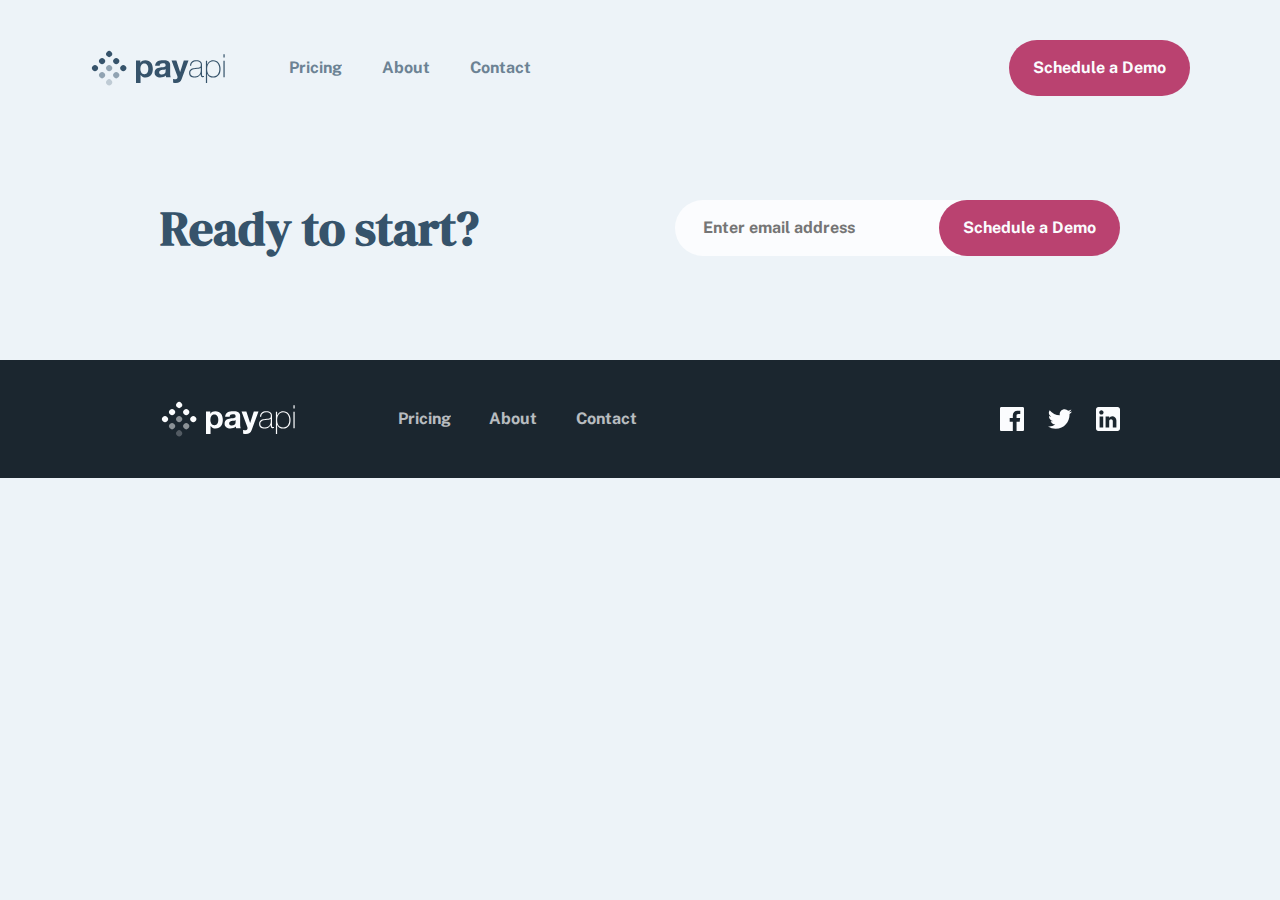
<file: pages/contact.html>
<!DOCTYPE html>
<html lang="en">
  <head>
    <meta charset="UTF-8" />
    <meta name="viewport" content="width=device-width, initial-scale=1.0" />

    <link rel="preconnect" href="https://fonts.googleapis.com" />
    <link rel="preconnect" href="https://fonts.gstatic.com" crossorigin />
    <link
      href="https://fonts.googleapis.com/css2?family=DM+Serif+Display:ital@0;1&family=Public+Sans:ital,wght@0,100..900;1,100..900&display=swap"
      rel="stylesheet"
    />

    <title>PayAPI - Contact</title>

    <link rel="stylesheet" href="../css/normalize.css" />
    <link rel="stylesheet" href="../css/reset.css" />
    <link rel="stylesheet" href="../css/main.css" />
    <link rel="stylesheet" href="../css/sidenav.css" />
  </head>
  <body>
    <header>
      <a class="home-link" href="../index.html">
        <svg width="135" height="38" xmlns="http://www.w3.org/2000/svg">
          <g fill="#36536B" fill-rule="evenodd">
            <path
              d="M50.544 33.934v-7.84h.064a5.36 5.36 0 002.128 1.84c.864.416 1.808.624 2.832.624 1.216 0 2.277-.235 3.184-.704a6.738 6.738 0 002.272-1.888 8.147 8.147 0 001.36-2.72 11.37 11.37 0 00.448-3.2c0-1.173-.15-2.299-.448-3.376-.299-1.077-.757-2.021-1.376-2.832a6.937 6.937 0 00-2.336-1.952c-.939-.49-2.059-.736-3.36-.736-1.024 0-1.963.203-2.816.608-.853.405-1.557 1.056-2.112 1.952h-.064v-2.112H46v22.336h4.544zm3.808-8.768c-.725 0-1.344-.15-1.856-.448a3.595 3.595 0 01-1.232-1.168 5.044 5.044 0 01-.672-1.68 9.192 9.192 0 01-.208-1.952c0-.683.064-1.344.192-1.984a4.98 4.98 0 01.656-1.696c.31-.49.715-.89 1.216-1.2.501-.31 1.125-.464 1.872-.464.725 0 1.339.155 1.84.464.501.31.912.715 1.232 1.216.32.501.55 1.072.688 1.712.139.64.208 1.29.208 1.952 0 .661-.064 1.312-.192 1.952-.128.64-.347 1.2-.656 1.68-.31.48-.715.87-1.216 1.168-.501.299-1.125.448-1.872.448zm15.882 3.392c1.024 0 2.027-.15 3.008-.448a5.921 5.921 0 002.56-1.568 6.52 6.52 0 00.32 1.6h4.608c-.213-.341-.363-.853-.448-1.536a17.288 17.288 0 01-.128-2.144v-8.608c0-1.003-.224-1.808-.672-2.416a4.603 4.603 0 00-1.728-1.424 7.733 7.733 0 00-2.336-.688 18.543 18.543 0 00-2.528-.176c-.917 0-1.83.09-2.736.272a7.809 7.809 0 00-2.448.912 5.448 5.448 0 00-1.792 1.696c-.47.704-.736 1.59-.8 2.656h4.544c.085-.896.384-1.536.896-1.92.512-.384 1.216-.576 2.112-.576.405 0 .784.027 1.136.08.352.053.661.16.928.32s.48.384.64.672c.16.288.24.677.24 1.168.021.47-.117.827-.416 1.072-.299.245-.704.432-1.216.56-.512.128-1.099.224-1.76.288-.661.064-1.333.15-2.016.256-.683.107-1.36.25-2.032.432a5.735 5.735 0 00-1.792.816c-.523.363-.95.848-1.28 1.456-.33.608-.496 1.381-.496 2.32 0 .853.144 1.59.432 2.208a4.17 4.17 0 001.2 1.536c.512.405 1.11.704 1.792.896a8.127 8.127 0 002.208.288zm1.696-3.008c-.363 0-.715-.032-1.056-.096a2.566 2.566 0 01-.896-.336 1.717 1.717 0 01-.608-.656c-.15-.277-.224-.619-.224-1.024 0-.427.075-.779.224-1.056.15-.277.347-.507.592-.688a2.98 2.98 0 01.864-.432c.33-.107.667-.192 1.008-.256.363-.064.725-.117 1.088-.16.363-.043.71-.096 1.04-.16.33-.064.64-.144.928-.24.288-.096.528-.23.72-.4v1.696c0 .256-.027.597-.08 1.024a3.428 3.428 0 01-.432 1.264c-.235.416-.597.773-1.088 1.072-.49.299-1.184.448-2.08.448zm13.962 8.384c1.557 0 2.773-.288 3.648-.864.874-.576 1.557-1.536 2.048-2.88L98.5 11.598h-4.704L90.18 22.926h-.064l-3.744-11.328H81.54l5.792 15.52c.128.32.192.661.192 1.024 0 .49-.144.939-.432 1.344-.288.405-.731.64-1.328.704-.448.021-.896.01-1.344-.032-.448-.043-.886-.085-1.312-.128v3.744c.469.043.933.08 1.392.112.458.032.922.048 1.392.048zm18.698-5.408c.789 0 1.514-.096 2.176-.288a6.581 6.581 0 001.776-.8c.522-.341.965-.73 1.328-1.168.362-.437.64-.901.832-1.392h.064v.864c0 .341.026.656.08.944.053.288.154.539.304.752.149.213.368.384.656.512.288.128.677.192 1.168.192.34 0 .672-.043.992-.128V26.99a5.835 5.835 0 01-.896.096c-.278 0-.491-.059-.64-.176a.961.961 0 01-.32-.464 2.357 2.357 0 01-.112-.64c-.011-.235-.016-.47-.016-.704v-9.568c0-1.259-.454-2.277-1.36-3.056-.907-.779-2.352-1.168-4.336-1.168-1.984 0-3.515.453-4.592 1.36-1.078.907-1.66 2.267-1.744 4.08h1.216c.085-1.472.58-2.57 1.488-3.296.906-.725 2.096-1.088 3.568-1.088.832 0 1.536.085 2.112.256.576.17 1.045.405 1.408.704.362.299.629.64.8 1.024.17.384.256.8.256 1.248 0 .576-.032 1.056-.096 1.44a1.64 1.64 0 01-.48.944c-.256.245-.635.437-1.136.576-.502.139-1.19.24-2.064.304l-1.888.16c-.662.064-1.35.17-2.064.32-.715.15-1.366.4-1.952.752a4.367 4.367 0 00-1.456 1.44c-.384.608-.576 1.392-.576 2.352 0 1.579.48 2.747 1.44 3.504.96.757 2.314 1.136 4.064 1.136zm.032-1.056c-1.344 0-2.4-.293-3.168-.88-.768-.587-1.152-1.488-1.152-2.704 0-.768.149-1.392.448-1.872.298-.48.688-.859 1.168-1.136a5.213 5.213 0 011.616-.592 20.778 20.778 0 011.792-.272l2.048-.192a16.93 16.93 0 002.032-.288c.608-.128 1.06-.373 1.36-.736v3.072c0 .213-.06.624-.176 1.232-.118.608-.39 1.237-.816 1.888-.427.65-1.046 1.227-1.856 1.728-.811.501-1.91.752-3.296.752zm12.49 6.56v-9.312h.063c.491 1.344 1.27 2.315 2.336 2.912 1.067.597 2.283.896 3.648.896 1.26 0 2.352-.213 3.28-.64a6.254 6.254 0 002.304-1.776c.608-.757 1.062-1.659 1.36-2.704.3-1.045.448-2.197.448-3.456 0-1.152-.149-2.25-.448-3.296-.298-1.045-.752-1.963-1.36-2.752a6.651 6.651 0 00-2.304-1.888c-.928-.47-2.02-.704-3.28-.704-.896 0-1.69.139-2.384.416a6.39 6.39 0 00-1.776 1.04c-.49.416-.885.87-1.184 1.36-.298.49-.512.939-.64 1.344h-.064v-3.776h-1.216V34.03h1.216zm6.047-6.56c-1.152 0-2.117-.208-2.896-.624a5.008 5.008 0 01-1.856-1.664c-.458-.693-.784-1.493-.976-2.4a13.637 13.637 0 01-.288-2.832c0-.981.107-1.925.32-2.832a7.152 7.152 0 011.04-2.416 5.407 5.407 0 011.872-1.696c.768-.427 1.696-.64 2.784-.64 1.11 0 2.054.219 2.832.656a5.599 5.599 0 011.904 1.728c.491.715.854 1.525 1.088 2.432.235.907.352 1.83.352 2.768 0 1.024-.122 1.99-.368 2.896-.245.907-.618 1.701-1.12 2.384a5.487 5.487 0 01-1.92 1.632c-.778.405-1.7.608-2.768.608zm11.498-18.88V5.294h-1.216V8.59h1.216zm0 19.552V11.694h-1.216v16.448h1.216z"
              fill-rule="nonzero"
            />
            <g>
              <circle
                transform="rotate(45 19.142 5)"
                cx="19.142"
                cy="5"
                r="3"
              />
              <circle
                transform="rotate(45 26.213 12.071)"
                cx="26.213"
                cy="12.071"
                r="3"
              />
              <circle
                transform="rotate(45 33.284 19.142)"
                cx="33.284"
                cy="19.142"
                r="3"
              />
              <circle
                transform="rotate(45 12.071 12.071)"
                cx="12.071"
                cy="12.071"
                r="3"
              />
              <circle
                opacity=".5"
                transform="rotate(45 19.142 19.142)"
                cx="19.142"
                cy="19.142"
                r="3"
              />
              <circle
                opacity=".5"
                transform="rotate(45 26.213 26.213)"
                cx="26.213"
                cy="26.213"
                r="3"
              />
              <circle
                transform="rotate(45 5 19.142)"
                cx="5"
                cy="19.142"
                r="3"
              />
              <circle
                opacity=".5"
                transform="rotate(45 12.071 26.213)"
                cx="12.071"
                cy="26.213"
                r="3"
              />
              <circle
                opacity=".25"
                transform="rotate(45 19.142 33.284)"
                cx="19.142"
                cy="33.284"
                r="3"
              />
            </g>
          </g>
        </svg>
      </a>

      <nav class="header-nav">
        <div id="mySidenav" class="sidenav">
          <a id="closeBtn" href="#" class="close">
            <svg width="22" height="23" xmlns="http://www.w3.org/2000/svg">
              <path
                d="M19.839.54L21.96 2.66 13.12 11.5l8.84 8.839-2.121 2.121-8.84-8.84-8.838 8.84L.04 20.34l8.838-8.84L.04 2.662 2.16.54 11 9.378 19.839.54z"
                fill="#36536B"
                fill-rule="evenodd"
              />
            </svg>
          </a>
          <ul class="nav-link-list">
            <li class="nav-link-list-element">
              <a class="nav-link" href="./pricing.html">Pricing</a>
            </li>
            <li class="nav-link-list-element">
              <a class="nav-link" href="./about.html">About</a>
            </li>
            <li class="nav-link-list-element">
              <a class="nav-link" href="./contact.html">Contact</a>
            </li>
          </ul>
        </div>

        <a id="openBtn" class="menu-burger" href="#">
          <svg width="28" height="17" xmlns="http://www.w3.org/2000/svg">
            <g fill="#36536B" fill-rule="evenodd">
              <path d="M0 0h28v3H0zM0 7h28v3H0zM0 14h28v3H0z" />
            </g>
          </svg>
        </a>
      </nav>
      <a href="#" class="cta-schedule-a-demo">Schedule a Demo</a>
    </header>
    <section class="demo-request-section">
      <h2 class="demo-request-title">Ready to start?</h2>
      <form action="" method="post" class="bottom-demo-form">
        <input
          class="email-form"
          type="email"
          name="submitted-email"
          id=""
          autocomplete="email"
          placeholder="Enter email address"
          pattern="+@example\.com"
          required
        />
        <input type="submit" class="bottom-demo-cta" value="Schedule a Demo" />
      </form>
    </section>
    <footer>
      <div class="footer-wrapper">
        <svg
          class="footer-logo"
          width="135"
          height="38"
          xmlns="http://www.w3.org/2000/svg"
        >
          <g fill="#FBFCFE" fill-rule="evenodd">
            <path
              d="M50.544 33.934v-7.84h.064a5.36 5.36 0 002.128 1.84c.864.416 1.808.624 2.832.624 1.216 0 2.277-.235 3.184-.704a6.738 6.738 0 002.272-1.888 8.147 8.147 0 001.36-2.72 11.37 11.37 0 00.448-3.2c0-1.173-.15-2.299-.448-3.376-.299-1.077-.757-2.021-1.376-2.832a6.937 6.937 0 00-2.336-1.952c-.939-.49-2.059-.736-3.36-.736-1.024 0-1.963.203-2.816.608-.853.405-1.557 1.056-2.112 1.952h-.064v-2.112H46v22.336h4.544zm3.808-8.768c-.725 0-1.344-.15-1.856-.448a3.595 3.595 0 01-1.232-1.168 5.044 5.044 0 01-.672-1.68 9.192 9.192 0 01-.208-1.952c0-.683.064-1.344.192-1.984a4.98 4.98 0 01.656-1.696c.31-.49.715-.89 1.216-1.2.501-.31 1.125-.464 1.872-.464.725 0 1.339.155 1.84.464.501.31.912.715 1.232 1.216.32.501.55 1.072.688 1.712.139.64.208 1.29.208 1.952 0 .661-.064 1.312-.192 1.952-.128.64-.347 1.2-.656 1.68-.31.48-.715.87-1.216 1.168-.501.299-1.125.448-1.872.448zm15.882 3.392c1.024 0 2.027-.15 3.008-.448a5.921 5.921 0 002.56-1.568 6.52 6.52 0 00.32 1.6h4.608c-.213-.341-.363-.853-.448-1.536a17.288 17.288 0 01-.128-2.144v-8.608c0-1.003-.224-1.808-.672-2.416a4.603 4.603 0 00-1.728-1.424 7.733 7.733 0 00-2.336-.688 18.543 18.543 0 00-2.528-.176c-.917 0-1.83.09-2.736.272a7.809 7.809 0 00-2.448.912 5.448 5.448 0 00-1.792 1.696c-.47.704-.736 1.59-.8 2.656h4.544c.085-.896.384-1.536.896-1.92.512-.384 1.216-.576 2.112-.576.405 0 .784.027 1.136.08.352.053.661.16.928.32s.48.384.64.672c.16.288.24.677.24 1.168.021.47-.117.827-.416 1.072-.299.245-.704.432-1.216.56-.512.128-1.099.224-1.76.288-.661.064-1.333.15-2.016.256-.683.107-1.36.25-2.032.432a5.735 5.735 0 00-1.792.816c-.523.363-.95.848-1.28 1.456-.33.608-.496 1.381-.496 2.32 0 .853.144 1.59.432 2.208a4.17 4.17 0 001.2 1.536c.512.405 1.11.704 1.792.896a8.127 8.127 0 002.208.288zm1.696-3.008c-.363 0-.715-.032-1.056-.096a2.566 2.566 0 01-.896-.336 1.717 1.717 0 01-.608-.656c-.15-.277-.224-.619-.224-1.024 0-.427.075-.779.224-1.056.15-.277.347-.507.592-.688a2.98 2.98 0 01.864-.432c.33-.107.667-.192 1.008-.256.363-.064.725-.117 1.088-.16.363-.043.71-.096 1.04-.16.33-.064.64-.144.928-.24.288-.096.528-.23.72-.4v1.696c0 .256-.027.597-.08 1.024a3.428 3.428 0 01-.432 1.264c-.235.416-.597.773-1.088 1.072-.49.299-1.184.448-2.08.448zm13.962 8.384c1.557 0 2.773-.288 3.648-.864.874-.576 1.557-1.536 2.048-2.88L98.5 11.598h-4.704L90.18 22.926h-.064l-3.744-11.328H81.54l5.792 15.52c.128.32.192.661.192 1.024 0 .49-.144.939-.432 1.344-.288.405-.731.64-1.328.704-.448.021-.896.01-1.344-.032-.448-.043-.886-.085-1.312-.128v3.744c.469.043.933.08 1.392.112.458.032.922.048 1.392.048zm18.698-5.408c.789 0 1.514-.096 2.176-.288a6.581 6.581 0 001.776-.8c.522-.341.965-.73 1.328-1.168.362-.437.64-.901.832-1.392h.064v.864c0 .341.026.656.08.944.053.288.154.539.304.752.149.213.368.384.656.512.288.128.677.192 1.168.192.34 0 .672-.043.992-.128V26.99a5.835 5.835 0 01-.896.096c-.278 0-.491-.059-.64-.176a.961.961 0 01-.32-.464 2.357 2.357 0 01-.112-.64c-.011-.235-.016-.47-.016-.704v-9.568c0-1.259-.454-2.277-1.36-3.056-.907-.779-2.352-1.168-4.336-1.168-1.984 0-3.515.453-4.592 1.36-1.078.907-1.66 2.267-1.744 4.08h1.216c.085-1.472.58-2.57 1.488-3.296.906-.725 2.096-1.088 3.568-1.088.832 0 1.536.085 2.112.256.576.17 1.045.405 1.408.704.362.299.629.64.8 1.024.17.384.256.8.256 1.248 0 .576-.032 1.056-.096 1.44a1.64 1.64 0 01-.48.944c-.256.245-.635.437-1.136.576-.502.139-1.19.24-2.064.304l-1.888.16c-.662.064-1.35.17-2.064.32-.715.15-1.366.4-1.952.752a4.367 4.367 0 00-1.456 1.44c-.384.608-.576 1.392-.576 2.352 0 1.579.48 2.747 1.44 3.504.96.757 2.314 1.136 4.064 1.136zm.032-1.056c-1.344 0-2.4-.293-3.168-.88-.768-.587-1.152-1.488-1.152-2.704 0-.768.149-1.392.448-1.872.298-.48.688-.859 1.168-1.136a5.213 5.213 0 011.616-.592 20.778 20.778 0 011.792-.272l2.048-.192a16.93 16.93 0 002.032-.288c.608-.128 1.06-.373 1.36-.736v3.072c0 .213-.06.624-.176 1.232-.118.608-.39 1.237-.816 1.888-.427.65-1.046 1.227-1.856 1.728-.811.501-1.91.752-3.296.752zm12.49 6.56v-9.312h.063c.491 1.344 1.27 2.315 2.336 2.912 1.067.597 2.283.896 3.648.896 1.26 0 2.352-.213 3.28-.64a6.254 6.254 0 002.304-1.776c.608-.757 1.062-1.659 1.36-2.704.3-1.045.448-2.197.448-3.456 0-1.152-.149-2.25-.448-3.296-.298-1.045-.752-1.963-1.36-2.752a6.651 6.651 0 00-2.304-1.888c-.928-.47-2.02-.704-3.28-.704-.896 0-1.69.139-2.384.416a6.39 6.39 0 00-1.776 1.04c-.49.416-.885.87-1.184 1.36-.298.49-.512.939-.64 1.344h-.064v-3.776h-1.216V34.03h1.216zm6.047-6.56c-1.152 0-2.117-.208-2.896-.624a5.008 5.008 0 01-1.856-1.664c-.458-.693-.784-1.493-.976-2.4a13.637 13.637 0 01-.288-2.832c0-.981.107-1.925.32-2.832a7.152 7.152 0 011.04-2.416 5.407 5.407 0 011.872-1.696c.768-.427 1.696-.64 2.784-.64 1.11 0 2.054.219 2.832.656a5.599 5.599 0 011.904 1.728c.491.715.854 1.525 1.088 2.432.235.907.352 1.83.352 2.768 0 1.024-.122 1.99-.368 2.896-.245.907-.618 1.701-1.12 2.384a5.487 5.487 0 01-1.92 1.632c-.778.405-1.7.608-2.768.608zm11.498-18.88V5.294h-1.216V8.59h1.216zm0 19.552V11.694h-1.216v16.448h1.216z"
              fill-rule="nonzero"
            />
            <g>
              <circle
                transform="rotate(45 19.142 5)"
                cx="19.142"
                cy="5"
                r="3"
              />
              <circle
                transform="rotate(45 26.213 12.071)"
                cx="26.213"
                cy="12.071"
                r="3"
              />
              <circle
                transform="rotate(45 33.284 19.142)"
                cx="33.284"
                cy="19.142"
                r="3"
              />
              <circle
                transform="rotate(45 12.071 12.071)"
                cx="12.071"
                cy="12.071"
                r="3"
              />
              <circle
                opacity=".5"
                transform="rotate(45 19.142 19.142)"
                cx="19.142"
                cy="19.142"
                r="3"
              />
              <circle
                opacity=".5"
                transform="rotate(45 26.213 26.213)"
                cx="26.213"
                cy="26.213"
                r="3"
              />
              <circle
                transform="rotate(45 5 19.142)"
                cx="5"
                cy="19.142"
                r="3"
              />
              <circle
                opacity=".5"
                transform="rotate(45 12.071 26.213)"
                cx="12.071"
                cy="26.213"
                r="3"
              />
              <circle
                opacity=".25"
                transform="rotate(45 19.142 33.284)"
                cx="19.142"
                cy="33.284"
                r="3"
              />
            </g>
          </g>
        </svg>
        <nav class="footer-nav">
          <ul class="footer-page-links-list">
            <li class="footer-page-link-list-element">
              <a class="footer-page-link" href="./pages/pricing.html"
                >Pricing</a
              >
            </li>
            <li class="footer-page-link-list-element">
              <a class="footer-page-link" href="./pages/about.html">About</a>
            </li>
            <li
              id="last-footer-page-link"
              class="footer-page-link-list-element"
            >
              <a class="footer-page-link" href="./pages/contact.html"
                >Contact</a
              >
            </li>
          </ul>
        </nav>
        <ul class="footer-social-links-list">
          <li class="footer-social-link-list-element">
            <a
              class="footer-social-link"
              href="https://www.facebook.com/"
              target="_blank"
            >
              <svg width="24" height="24" xmlns="http://www.w3.org/2000/svg">
                <path
                  d="M22.675 0H1.325C.593 0 0 .593 0 1.325v21.351C0 23.407.593 24 1.325 24H12.82v-9.294H9.692v-3.622h3.128V8.413c0-3.1 1.893-4.788 4.659-4.788 1.325 0 2.463.099 2.795.143v3.24l-1.918.001c-1.504 0-1.795.715-1.795 1.763v2.313h3.587l-.467 3.622h-3.12V24h6.116c.73 0 1.323-.593 1.323-1.325V1.325C24 .593 23.407 0 22.675 0z"
                  fill-rule="nonzero"
                  aria-label="Go to our Facebook page"
                />
              </svg>
            </a>
          </li>
          <li
            id="middle-footer-social-link-list-element"
            class="footer-social-link-list-element"
          >
            <a class="footer-social-link" href="https://x.com/" target="_blank">
              <svg width="24" height="20" xmlns="http://www.w3.org/2000/svg">
                <path
                  d="M24 2.557a9.83 9.83 0 01-2.828.775A4.932 4.932 0 0023.337.608a9.864 9.864 0 01-3.127 1.195A4.916 4.916 0 0016.616.248c-3.179 0-5.515 2.966-4.797 6.045A13.978 13.978 0 011.671 1.149a4.93 4.93 0 001.523 6.574 4.903 4.903 0 01-2.229-.616c-.054 2.281 1.581 4.415 3.949 4.89a4.935 4.935 0 01-2.224.084 4.928 4.928 0 004.6 3.419A9.9 9.9 0 010 17.54a13.94 13.94 0 007.548 2.212c9.142 0 14.307-7.721 13.995-14.646A10.025 10.025 0 0024 2.557z"
                  fill-rule="nonzero"
                  aria-label="Go to our Twitter page"
                />
              </svg>
            </a>
          </li>
          <li class="footer-social-link-list-element">
            <a
              class="footer-social-link"
              href="https://fr.linkedin.com/"
              target="_blank"
            >
              <svg width="24" height="24" xmlns="http://www.w3.org/2000/svg">
                <path
                  d="M21.6 0H2.4C1.08 0 0 1.08 0 2.4v19.2C0 22.92 1.08 24 2.4 24h19.2c1.32 0 2.4-1.08 2.4-2.4V2.4C24 1.08 22.92 0 21.6 0zM7.2 20.4H3.6V9.6h3.6v10.8zM5.4 7.56c-1.2 0-2.16-.96-2.16-2.16 0-1.2.96-2.16 2.16-2.16 1.2 0 2.16.96 2.16 2.16 0 1.2-.96 2.16-2.16 2.16zm15 12.84h-3.6v-6.36c0-.96-.84-1.8-1.8-1.8-.96 0-1.8.84-1.8 1.8v6.36H9.6V9.6h3.6v1.44c.6-.96 1.92-1.68 3-1.68 2.28 0 4.2 1.92 4.2 4.2v6.84z"
                  fill-rule="nonzero"
                  aria-label="Go to our Linkedin page"
                />
              </svg>
            </a>
          </li>
        </ul>
      </div>
    </footer>
    <script src="../scripts/app.js"></script>
  </body>
</html>
</file>
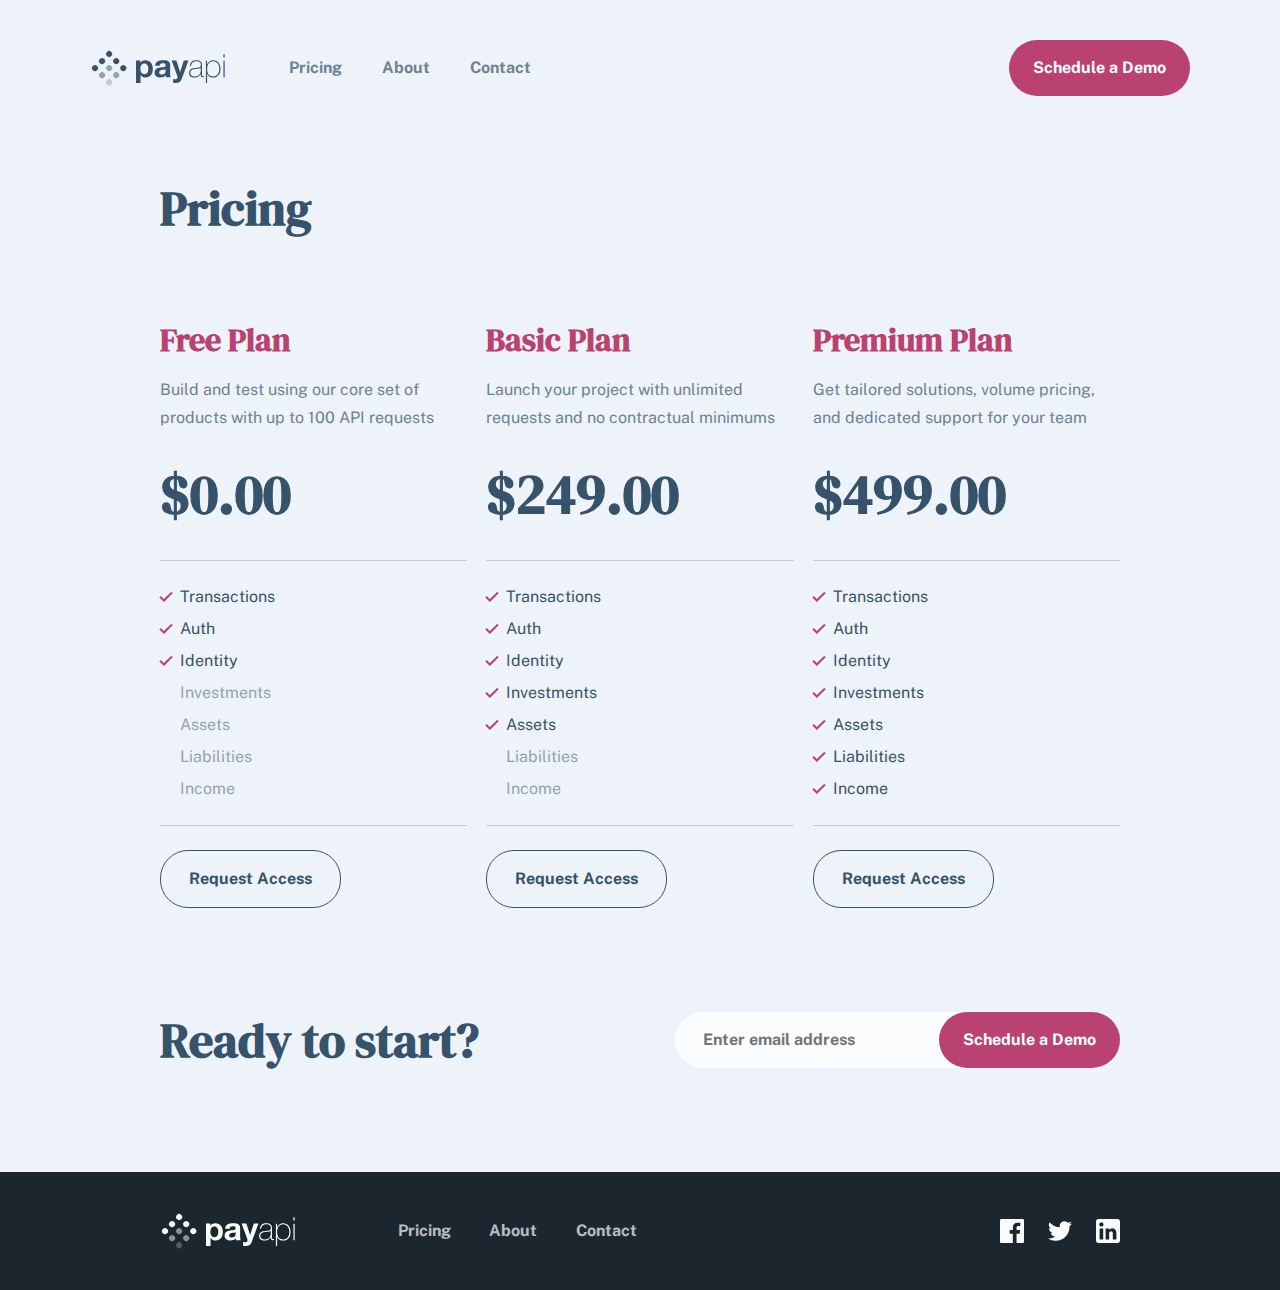
<file: pages/pricing.html>
<!DOCTYPE html>
<html lang="en">
  <head>
    <meta charset="UTF-8" />
    <meta name="viewport" content="width=device-width, initial-scale=1.0" />

    <link rel="preconnect" href="https://fonts.googleapis.com" />
    <link rel="preconnect" href="https://fonts.gstatic.com" crossorigin />
    <link
      href="https://fonts.googleapis.com/css2?family=DM+Serif+Display:ital@0;1&family=Public+Sans:ital,wght@0,100..900;1,100..900&display=swap"
      rel="stylesheet"
    />

    <title>PayAPI - Pricing</title>

    <link rel="stylesheet" href="../css/normalize.css" />
    <link rel="stylesheet" href="../css/reset.css" />
    <link rel="stylesheet" href="../css/main.css" />
    <link rel="stylesheet" href="../css/sidenav.css" />
    <link rel="stylesheet" href="../css/pricing.css" />
  </head>
  <body>
    <header>
      <a class="home-link" href="../index.html">
        <svg width="135" height="38" xmlns="http://www.w3.org/2000/svg">
          <g fill="#36536B" fill-rule="evenodd">
            <path
              d="M50.544 33.934v-7.84h.064a5.36 5.36 0 002.128 1.84c.864.416 1.808.624 2.832.624 1.216 0 2.277-.235 3.184-.704a6.738 6.738 0 002.272-1.888 8.147 8.147 0 001.36-2.72 11.37 11.37 0 00.448-3.2c0-1.173-.15-2.299-.448-3.376-.299-1.077-.757-2.021-1.376-2.832a6.937 6.937 0 00-2.336-1.952c-.939-.49-2.059-.736-3.36-.736-1.024 0-1.963.203-2.816.608-.853.405-1.557 1.056-2.112 1.952h-.064v-2.112H46v22.336h4.544zm3.808-8.768c-.725 0-1.344-.15-1.856-.448a3.595 3.595 0 01-1.232-1.168 5.044 5.044 0 01-.672-1.68 9.192 9.192 0 01-.208-1.952c0-.683.064-1.344.192-1.984a4.98 4.98 0 01.656-1.696c.31-.49.715-.89 1.216-1.2.501-.31 1.125-.464 1.872-.464.725 0 1.339.155 1.84.464.501.31.912.715 1.232 1.216.32.501.55 1.072.688 1.712.139.64.208 1.29.208 1.952 0 .661-.064 1.312-.192 1.952-.128.64-.347 1.2-.656 1.68-.31.48-.715.87-1.216 1.168-.501.299-1.125.448-1.872.448zm15.882 3.392c1.024 0 2.027-.15 3.008-.448a5.921 5.921 0 002.56-1.568 6.52 6.52 0 00.32 1.6h4.608c-.213-.341-.363-.853-.448-1.536a17.288 17.288 0 01-.128-2.144v-8.608c0-1.003-.224-1.808-.672-2.416a4.603 4.603 0 00-1.728-1.424 7.733 7.733 0 00-2.336-.688 18.543 18.543 0 00-2.528-.176c-.917 0-1.83.09-2.736.272a7.809 7.809 0 00-2.448.912 5.448 5.448 0 00-1.792 1.696c-.47.704-.736 1.59-.8 2.656h4.544c.085-.896.384-1.536.896-1.92.512-.384 1.216-.576 2.112-.576.405 0 .784.027 1.136.08.352.053.661.16.928.32s.48.384.64.672c.16.288.24.677.24 1.168.021.47-.117.827-.416 1.072-.299.245-.704.432-1.216.56-.512.128-1.099.224-1.76.288-.661.064-1.333.15-2.016.256-.683.107-1.36.25-2.032.432a5.735 5.735 0 00-1.792.816c-.523.363-.95.848-1.28 1.456-.33.608-.496 1.381-.496 2.32 0 .853.144 1.59.432 2.208a4.17 4.17 0 001.2 1.536c.512.405 1.11.704 1.792.896a8.127 8.127 0 002.208.288zm1.696-3.008c-.363 0-.715-.032-1.056-.096a2.566 2.566 0 01-.896-.336 1.717 1.717 0 01-.608-.656c-.15-.277-.224-.619-.224-1.024 0-.427.075-.779.224-1.056.15-.277.347-.507.592-.688a2.98 2.98 0 01.864-.432c.33-.107.667-.192 1.008-.256.363-.064.725-.117 1.088-.16.363-.043.71-.096 1.04-.16.33-.064.64-.144.928-.24.288-.096.528-.23.72-.4v1.696c0 .256-.027.597-.08 1.024a3.428 3.428 0 01-.432 1.264c-.235.416-.597.773-1.088 1.072-.49.299-1.184.448-2.08.448zm13.962 8.384c1.557 0 2.773-.288 3.648-.864.874-.576 1.557-1.536 2.048-2.88L98.5 11.598h-4.704L90.18 22.926h-.064l-3.744-11.328H81.54l5.792 15.52c.128.32.192.661.192 1.024 0 .49-.144.939-.432 1.344-.288.405-.731.64-1.328.704-.448.021-.896.01-1.344-.032-.448-.043-.886-.085-1.312-.128v3.744c.469.043.933.08 1.392.112.458.032.922.048 1.392.048zm18.698-5.408c.789 0 1.514-.096 2.176-.288a6.581 6.581 0 001.776-.8c.522-.341.965-.73 1.328-1.168.362-.437.64-.901.832-1.392h.064v.864c0 .341.026.656.08.944.053.288.154.539.304.752.149.213.368.384.656.512.288.128.677.192 1.168.192.34 0 .672-.043.992-.128V26.99a5.835 5.835 0 01-.896.096c-.278 0-.491-.059-.64-.176a.961.961 0 01-.32-.464 2.357 2.357 0 01-.112-.64c-.011-.235-.016-.47-.016-.704v-9.568c0-1.259-.454-2.277-1.36-3.056-.907-.779-2.352-1.168-4.336-1.168-1.984 0-3.515.453-4.592 1.36-1.078.907-1.66 2.267-1.744 4.08h1.216c.085-1.472.58-2.57 1.488-3.296.906-.725 2.096-1.088 3.568-1.088.832 0 1.536.085 2.112.256.576.17 1.045.405 1.408.704.362.299.629.64.8 1.024.17.384.256.8.256 1.248 0 .576-.032 1.056-.096 1.44a1.64 1.64 0 01-.48.944c-.256.245-.635.437-1.136.576-.502.139-1.19.24-2.064.304l-1.888.16c-.662.064-1.35.17-2.064.32-.715.15-1.366.4-1.952.752a4.367 4.367 0 00-1.456 1.44c-.384.608-.576 1.392-.576 2.352 0 1.579.48 2.747 1.44 3.504.96.757 2.314 1.136 4.064 1.136zm.032-1.056c-1.344 0-2.4-.293-3.168-.88-.768-.587-1.152-1.488-1.152-2.704 0-.768.149-1.392.448-1.872.298-.48.688-.859 1.168-1.136a5.213 5.213 0 011.616-.592 20.778 20.778 0 011.792-.272l2.048-.192a16.93 16.93 0 002.032-.288c.608-.128 1.06-.373 1.36-.736v3.072c0 .213-.06.624-.176 1.232-.118.608-.39 1.237-.816 1.888-.427.65-1.046 1.227-1.856 1.728-.811.501-1.91.752-3.296.752zm12.49 6.56v-9.312h.063c.491 1.344 1.27 2.315 2.336 2.912 1.067.597 2.283.896 3.648.896 1.26 0 2.352-.213 3.28-.64a6.254 6.254 0 002.304-1.776c.608-.757 1.062-1.659 1.36-2.704.3-1.045.448-2.197.448-3.456 0-1.152-.149-2.25-.448-3.296-.298-1.045-.752-1.963-1.36-2.752a6.651 6.651 0 00-2.304-1.888c-.928-.47-2.02-.704-3.28-.704-.896 0-1.69.139-2.384.416a6.39 6.39 0 00-1.776 1.04c-.49.416-.885.87-1.184 1.36-.298.49-.512.939-.64 1.344h-.064v-3.776h-1.216V34.03h1.216zm6.047-6.56c-1.152 0-2.117-.208-2.896-.624a5.008 5.008 0 01-1.856-1.664c-.458-.693-.784-1.493-.976-2.4a13.637 13.637 0 01-.288-2.832c0-.981.107-1.925.32-2.832a7.152 7.152 0 011.04-2.416 5.407 5.407 0 011.872-1.696c.768-.427 1.696-.64 2.784-.64 1.11 0 2.054.219 2.832.656a5.599 5.599 0 011.904 1.728c.491.715.854 1.525 1.088 2.432.235.907.352 1.83.352 2.768 0 1.024-.122 1.99-.368 2.896-.245.907-.618 1.701-1.12 2.384a5.487 5.487 0 01-1.92 1.632c-.778.405-1.7.608-2.768.608zm11.498-18.88V5.294h-1.216V8.59h1.216zm0 19.552V11.694h-1.216v16.448h1.216z"
              fill-rule="nonzero"
            />
            <g>
              <circle
                transform="rotate(45 19.142 5)"
                cx="19.142"
                cy="5"
                r="3"
              />
              <circle
                transform="rotate(45 26.213 12.071)"
                cx="26.213"
                cy="12.071"
                r="3"
              />
              <circle
                transform="rotate(45 33.284 19.142)"
                cx="33.284"
                cy="19.142"
                r="3"
              />
              <circle
                transform="rotate(45 12.071 12.071)"
                cx="12.071"
                cy="12.071"
                r="3"
              />
              <circle
                opacity=".5"
                transform="rotate(45 19.142 19.142)"
                cx="19.142"
                cy="19.142"
                r="3"
              />
              <circle
                opacity=".5"
                transform="rotate(45 26.213 26.213)"
                cx="26.213"
                cy="26.213"
                r="3"
              />
              <circle
                transform="rotate(45 5 19.142)"
                cx="5"
                cy="19.142"
                r="3"
              />
              <circle
                opacity=".5"
                transform="rotate(45 12.071 26.213)"
                cx="12.071"
                cy="26.213"
                r="3"
              />
              <circle
                opacity=".25"
                transform="rotate(45 19.142 33.284)"
                cx="19.142"
                cy="33.284"
                r="3"
              />
            </g>
          </g>
        </svg>
      </a>

      <nav class="header-nav">
        <div id="mySidenav" class="sidenav">
          <a id="closeBtn" href="#" class="close">
            <svg width="22" height="23" xmlns="http://www.w3.org/2000/svg">
              <path
                d="M19.839.54L21.96 2.66 13.12 11.5l8.84 8.839-2.121 2.121-8.84-8.84-8.838 8.84L.04 20.34l8.838-8.84L.04 2.662 2.16.54 11 9.378 19.839.54z"
                fill="#36536B"
                fill-rule="evenodd"
              />
            </svg>
          </a>
          <ul class="nav-link-list">
            <li class="nav-link-list-element">
              <a class="nav-link" href="./pricing.html">Pricing</a>
            </li>
            <li class="nav-link-list-element">
              <a class="nav-link" href="./about.html">About</a>
            </li>
            <li class="nav-link-list-element">
              <a class="nav-link" href="./contact.html">Contact</a>
            </li>
          </ul>
        </div>

        <a id="openBtn" class="menu-burger" href="#">
          <svg width="28" height="17" xmlns="http://www.w3.org/2000/svg">
            <g fill="#36536B" fill-rule="evenodd">
              <path d="M0 0h28v3H0zM0 7h28v3H0zM0 14h28v3H0z" />
            </g>
          </svg>
        </a>
      </nav>
      <a href="#" class="cta-schedule-a-demo">Schedule a Demo</a>
    </header>
    <section class="pricing-section">
      <h1 class="pricing-section-title">Pricing</h1>
      <div class="pricing-sub-section-wrapper">
        <section class="pricing-sub-section">
          <h2 class="plan-title">Free Plan</h2>
          <p class="plan-description">
            Build and test using our core set of products with up to 100 API
            requests
          </p>
          <h3 class="plan-price">$0.00</h3>

          <div class="plan-list-wrapper">
            <ul class="plan-list">
              <li class="plan-list-element plan-list-active-element">
                Transactions
              </li>
              <li class="plan-list-element plan-list-active-element">Auth</li>
              <li class="plan-list-element plan-list-active-element">
                Identity
              </li>
              <li class="plan-list-element">Investments</li>
              <li class="plan-list-element">Assets</li>
              <li class="plan-list-element">Liabilities</li>
              <li class="plan-list-element plan-list-last-element">Income</li>
            </ul>
          </div>

          <a class="plan-cta" href="#">Request Access</a>
        </section>
        <section class="pricing-sub-section">
          <h2 class="plan-title">Basic Plan</h2>
          <p class="plan-description">
            Launch your project with unlimited requests and no contractual
            minimums
          </p>
          <h3 class="plan-price">$249.00</h3>
          <div class="plan-list-wrapper">
            <ul class="plan-list">
              <li class="plan-list-element plan-list-active-element">
                Transactions
              </li>
              <li class="plan-list-element plan-list-active-element">Auth</li>
              <li class="plan-list-element plan-list-active-element">
                Identity
              </li>
              <li class="plan-list-element plan-list-active-element">
                Investments
              </li>
              <li class="plan-list-element plan-list-active-element">Assets</li>
              <li class="plan-list-element">Liabilities</li>
              <li class="plan-list-element plan-list-last-element">Income</li>
            </ul>
          </div>
          <a class="plan-cta" href="#">Request Access</a>
        </section>
        <section class="pricing-sub-section">
          <h2 class="plan-title">Premium Plan</h2>
          <p class="plan-description">
            Get tailored solutions, volume pricing, and dedicated support for
            your team
          </p>
          <h3 class="plan-price">$499.00</h3>
          <div class="plan-list-wrapper">
            <ul class="plan-list">
              <li class="plan-list-element plan-list-active-element">
                Transactions
              </li>
              <li class="plan-list-element plan-list-active-element">Auth</li>
              <li class="plan-list-element plan-list-active-element">
                Identity
              </li>
              <li class="plan-list-element plan-list-active-element">
                Investments
              </li>
              <li class="plan-list-element plan-list-active-element">Assets</li>
              <li class="plan-list-element plan-list-active-element">
                Liabilities
              </li>
              <li
                class="plan-list-element plan-list-active-element plan-list-last-element"
              >
                Income
              </li>
            </ul>
          </div>
          <a class="plan-cta" href="#">Request Access</a>
        </section>
      </div>
    </section>
    <section class="demo-request-section">
      <h2 class="demo-request-title">Ready to start?</h2>
      <form action="" method="post" class="bottom-demo-form">
        <input
          class="email-form"
          type="email"
          name="submitted-email"
          id=""
          autocomplete="email"
          placeholder="Enter email address"
          pattern="+@example\.com"
          required
        />
        <input type="submit" class="bottom-demo-cta" value="Schedule a Demo" />
      </form>
    </section>
    <footer>
      <div class="footer-wrapper">
        <svg
          class="footer-logo"
          width="135"
          height="38"
          xmlns="http://www.w3.org/2000/svg"
        >
          <g fill="#FBFCFE" fill-rule="evenodd">
            <path
              d="M50.544 33.934v-7.84h.064a5.36 5.36 0 002.128 1.84c.864.416 1.808.624 2.832.624 1.216 0 2.277-.235 3.184-.704a6.738 6.738 0 002.272-1.888 8.147 8.147 0 001.36-2.72 11.37 11.37 0 00.448-3.2c0-1.173-.15-2.299-.448-3.376-.299-1.077-.757-2.021-1.376-2.832a6.937 6.937 0 00-2.336-1.952c-.939-.49-2.059-.736-3.36-.736-1.024 0-1.963.203-2.816.608-.853.405-1.557 1.056-2.112 1.952h-.064v-2.112H46v22.336h4.544zm3.808-8.768c-.725 0-1.344-.15-1.856-.448a3.595 3.595 0 01-1.232-1.168 5.044 5.044 0 01-.672-1.68 9.192 9.192 0 01-.208-1.952c0-.683.064-1.344.192-1.984a4.98 4.98 0 01.656-1.696c.31-.49.715-.89 1.216-1.2.501-.31 1.125-.464 1.872-.464.725 0 1.339.155 1.84.464.501.31.912.715 1.232 1.216.32.501.55 1.072.688 1.712.139.64.208 1.29.208 1.952 0 .661-.064 1.312-.192 1.952-.128.64-.347 1.2-.656 1.68-.31.48-.715.87-1.216 1.168-.501.299-1.125.448-1.872.448zm15.882 3.392c1.024 0 2.027-.15 3.008-.448a5.921 5.921 0 002.56-1.568 6.52 6.52 0 00.32 1.6h4.608c-.213-.341-.363-.853-.448-1.536a17.288 17.288 0 01-.128-2.144v-8.608c0-1.003-.224-1.808-.672-2.416a4.603 4.603 0 00-1.728-1.424 7.733 7.733 0 00-2.336-.688 18.543 18.543 0 00-2.528-.176c-.917 0-1.83.09-2.736.272a7.809 7.809 0 00-2.448.912 5.448 5.448 0 00-1.792 1.696c-.47.704-.736 1.59-.8 2.656h4.544c.085-.896.384-1.536.896-1.92.512-.384 1.216-.576 2.112-.576.405 0 .784.027 1.136.08.352.053.661.16.928.32s.48.384.64.672c.16.288.24.677.24 1.168.021.47-.117.827-.416 1.072-.299.245-.704.432-1.216.56-.512.128-1.099.224-1.76.288-.661.064-1.333.15-2.016.256-.683.107-1.36.25-2.032.432a5.735 5.735 0 00-1.792.816c-.523.363-.95.848-1.28 1.456-.33.608-.496 1.381-.496 2.32 0 .853.144 1.59.432 2.208a4.17 4.17 0 001.2 1.536c.512.405 1.11.704 1.792.896a8.127 8.127 0 002.208.288zm1.696-3.008c-.363 0-.715-.032-1.056-.096a2.566 2.566 0 01-.896-.336 1.717 1.717 0 01-.608-.656c-.15-.277-.224-.619-.224-1.024 0-.427.075-.779.224-1.056.15-.277.347-.507.592-.688a2.98 2.98 0 01.864-.432c.33-.107.667-.192 1.008-.256.363-.064.725-.117 1.088-.16.363-.043.71-.096 1.04-.16.33-.064.64-.144.928-.24.288-.096.528-.23.72-.4v1.696c0 .256-.027.597-.08 1.024a3.428 3.428 0 01-.432 1.264c-.235.416-.597.773-1.088 1.072-.49.299-1.184.448-2.08.448zm13.962 8.384c1.557 0 2.773-.288 3.648-.864.874-.576 1.557-1.536 2.048-2.88L98.5 11.598h-4.704L90.18 22.926h-.064l-3.744-11.328H81.54l5.792 15.52c.128.32.192.661.192 1.024 0 .49-.144.939-.432 1.344-.288.405-.731.64-1.328.704-.448.021-.896.01-1.344-.032-.448-.043-.886-.085-1.312-.128v3.744c.469.043.933.08 1.392.112.458.032.922.048 1.392.048zm18.698-5.408c.789 0 1.514-.096 2.176-.288a6.581 6.581 0 001.776-.8c.522-.341.965-.73 1.328-1.168.362-.437.64-.901.832-1.392h.064v.864c0 .341.026.656.08.944.053.288.154.539.304.752.149.213.368.384.656.512.288.128.677.192 1.168.192.34 0 .672-.043.992-.128V26.99a5.835 5.835 0 01-.896.096c-.278 0-.491-.059-.64-.176a.961.961 0 01-.32-.464 2.357 2.357 0 01-.112-.64c-.011-.235-.016-.47-.016-.704v-9.568c0-1.259-.454-2.277-1.36-3.056-.907-.779-2.352-1.168-4.336-1.168-1.984 0-3.515.453-4.592 1.36-1.078.907-1.66 2.267-1.744 4.08h1.216c.085-1.472.58-2.57 1.488-3.296.906-.725 2.096-1.088 3.568-1.088.832 0 1.536.085 2.112.256.576.17 1.045.405 1.408.704.362.299.629.64.8 1.024.17.384.256.8.256 1.248 0 .576-.032 1.056-.096 1.44a1.64 1.64 0 01-.48.944c-.256.245-.635.437-1.136.576-.502.139-1.19.24-2.064.304l-1.888.16c-.662.064-1.35.17-2.064.32-.715.15-1.366.4-1.952.752a4.367 4.367 0 00-1.456 1.44c-.384.608-.576 1.392-.576 2.352 0 1.579.48 2.747 1.44 3.504.96.757 2.314 1.136 4.064 1.136zm.032-1.056c-1.344 0-2.4-.293-3.168-.88-.768-.587-1.152-1.488-1.152-2.704 0-.768.149-1.392.448-1.872.298-.48.688-.859 1.168-1.136a5.213 5.213 0 011.616-.592 20.778 20.778 0 011.792-.272l2.048-.192a16.93 16.93 0 002.032-.288c.608-.128 1.06-.373 1.36-.736v3.072c0 .213-.06.624-.176 1.232-.118.608-.39 1.237-.816 1.888-.427.65-1.046 1.227-1.856 1.728-.811.501-1.91.752-3.296.752zm12.49 6.56v-9.312h.063c.491 1.344 1.27 2.315 2.336 2.912 1.067.597 2.283.896 3.648.896 1.26 0 2.352-.213 3.28-.64a6.254 6.254 0 002.304-1.776c.608-.757 1.062-1.659 1.36-2.704.3-1.045.448-2.197.448-3.456 0-1.152-.149-2.25-.448-3.296-.298-1.045-.752-1.963-1.36-2.752a6.651 6.651 0 00-2.304-1.888c-.928-.47-2.02-.704-3.28-.704-.896 0-1.69.139-2.384.416a6.39 6.39 0 00-1.776 1.04c-.49.416-.885.87-1.184 1.36-.298.49-.512.939-.64 1.344h-.064v-3.776h-1.216V34.03h1.216zm6.047-6.56c-1.152 0-2.117-.208-2.896-.624a5.008 5.008 0 01-1.856-1.664c-.458-.693-.784-1.493-.976-2.4a13.637 13.637 0 01-.288-2.832c0-.981.107-1.925.32-2.832a7.152 7.152 0 011.04-2.416 5.407 5.407 0 011.872-1.696c.768-.427 1.696-.64 2.784-.64 1.11 0 2.054.219 2.832.656a5.599 5.599 0 011.904 1.728c.491.715.854 1.525 1.088 2.432.235.907.352 1.83.352 2.768 0 1.024-.122 1.99-.368 2.896-.245.907-.618 1.701-1.12 2.384a5.487 5.487 0 01-1.92 1.632c-.778.405-1.7.608-2.768.608zm11.498-18.88V5.294h-1.216V8.59h1.216zm0 19.552V11.694h-1.216v16.448h1.216z"
              fill-rule="nonzero"
            />
            <g>
              <circle
                transform="rotate(45 19.142 5)"
                cx="19.142"
                cy="5"
                r="3"
              />
              <circle
                transform="rotate(45 26.213 12.071)"
                cx="26.213"
                cy="12.071"
                r="3"
              />
              <circle
                transform="rotate(45 33.284 19.142)"
                cx="33.284"
                cy="19.142"
                r="3"
              />
              <circle
                transform="rotate(45 12.071 12.071)"
                cx="12.071"
                cy="12.071"
                r="3"
              />
              <circle
                opacity=".5"
                transform="rotate(45 19.142 19.142)"
                cx="19.142"
                cy="19.142"
                r="3"
              />
              <circle
                opacity=".5"
                transform="rotate(45 26.213 26.213)"
                cx="26.213"
                cy="26.213"
                r="3"
              />
              <circle
                transform="rotate(45 5 19.142)"
                cx="5"
                cy="19.142"
                r="3"
              />
              <circle
                opacity=".5"
                transform="rotate(45 12.071 26.213)"
                cx="12.071"
                cy="26.213"
                r="3"
              />
              <circle
                opacity=".25"
                transform="rotate(45 19.142 33.284)"
                cx="19.142"
                cy="33.284"
                r="3"
              />
            </g>
          </g>
        </svg>
        <nav class="footer-nav">
          <ul class="footer-page-links-list">
            <li class="footer-page-link-list-element">
              <a class="footer-page-link" href="./pages/pricing.html"
                >Pricing</a
              >
            </li>
            <li class="footer-page-link-list-element">
              <a class="footer-page-link" href="./pages/about.html">About</a>
            </li>
            <li
              id="last-footer-page-link"
              class="footer-page-link-list-element"
            >
              <a class="footer-page-link" href="./pages/contact.html"
                >Contact</a
              >
            </li>
          </ul>
        </nav>
        <ul class="footer-social-links-list">
          <li class="footer-social-link-list-element">
            <a
              class="footer-social-link"
              href="https://www.facebook.com/"
              target="_blank"
            >
              <svg width="24" height="24" xmlns="http://www.w3.org/2000/svg">
                <path
                  d="M22.675 0H1.325C.593 0 0 .593 0 1.325v21.351C0 23.407.593 24 1.325 24H12.82v-9.294H9.692v-3.622h3.128V8.413c0-3.1 1.893-4.788 4.659-4.788 1.325 0 2.463.099 2.795.143v3.24l-1.918.001c-1.504 0-1.795.715-1.795 1.763v2.313h3.587l-.467 3.622h-3.12V24h6.116c.73 0 1.323-.593 1.323-1.325V1.325C24 .593 23.407 0 22.675 0z"
                  fill-rule="nonzero"
                  aria-label="Go to our Facebook page"
                />
              </svg>
            </a>
          </li>
          <li
            id="middle-footer-social-link-list-element"
            class="footer-social-link-list-element"
          >
            <a class="footer-social-link" href="https://x.com/" target="_blank">
              <svg width="24" height="20" xmlns="http://www.w3.org/2000/svg">
                <path
                  d="M24 2.557a9.83 9.83 0 01-2.828.775A4.932 4.932 0 0023.337.608a9.864 9.864 0 01-3.127 1.195A4.916 4.916 0 0016.616.248c-3.179 0-5.515 2.966-4.797 6.045A13.978 13.978 0 011.671 1.149a4.93 4.93 0 001.523 6.574 4.903 4.903 0 01-2.229-.616c-.054 2.281 1.581 4.415 3.949 4.89a4.935 4.935 0 01-2.224.084 4.928 4.928 0 004.6 3.419A9.9 9.9 0 010 17.54a13.94 13.94 0 007.548 2.212c9.142 0 14.307-7.721 13.995-14.646A10.025 10.025 0 0024 2.557z"
                  fill-rule="nonzero"
                  aria-label="Go to our Twitter page"
                />
              </svg>
            </a>
          </li>
          <li class="footer-social-link-list-element">
            <a
              class="footer-social-link"
              href="https://fr.linkedin.com/"
              target="_blank"
            >
              <svg width="24" height="24" xmlns="http://www.w3.org/2000/svg">
                <path
                  d="M21.6 0H2.4C1.08 0 0 1.08 0 2.4v19.2C0 22.92 1.08 24 2.4 24h19.2c1.32 0 2.4-1.08 2.4-2.4V2.4C24 1.08 22.92 0 21.6 0zM7.2 20.4H3.6V9.6h3.6v10.8zM5.4 7.56c-1.2 0-2.16-.96-2.16-2.16 0-1.2.96-2.16 2.16-2.16 1.2 0 2.16.96 2.16 2.16 0 1.2-.96 2.16-2.16 2.16zm15 12.84h-3.6v-6.36c0-.96-.84-1.8-1.8-1.8-.96 0-1.8.84-1.8 1.8v6.36H9.6V9.6h3.6v1.44c.6-.96 1.92-1.68 3-1.68 2.28 0 4.2 1.92 4.2 4.2v6.84z"
                  fill-rule="nonzero"
                  aria-label="Go to our Linkedin page"
                />
              </svg>
            </a>
          </li>
        </ul>
      </div>
    </footer>
    <script src="../scripts/app.js"></script>
  </body>
</html>
</file>
<file: css/main.css>
/* * { */
/* font-family: "Public Sans", sans-serif; */
/* font-family: "DM Serif Display", serif; */
/* background-color: tomato; */
/* }  */

header {
  display: flex;
  justify-content: space-between;
  align-items: center;
  width: 90%;
  /* background-color: #EDF3F8; */
}

.header-nav {
  display: flex;
  justify-content: space-around;
  align-items: center;
}

body {
  padding-top: 40px;
  display: flex;
  flex-direction: column;
  align-items: center;
  background-color: #edf3f8;
}

.nav-link-list {
  padding-left: 0;
  list-style-type: none;
}

.cta-schedule-a-demo {
  display: none;
  background-color: #ba4270;
  color: #fbfcfe;
  font-weight: 700;
  font-family: "Public Sans", sans-serif;
  padding: 16px 24px;
  text-decoration: none;
  border-radius: 28px;
  transition: 0.3s;
}

.cta-schedule-a-demo:hover {
  background-color: #da6d97;
}

.nav-link {
  color: #36536b;
  opacity: 0.7;
  text-decoration: none;
  font-family: "Public Sans", sans-serif;
  font-weight: 700;
  transition: 0.3s;
}

.nav-link:hover {
  opacity: 1;
}

.hero {
  margin-top: 32px;
  display: flex;
  flex-direction: column;
  align-items: center;
  width: 90%;
  padding-bottom: 80px;
}

.hero-content {
  display: flex;
  flex-direction: column;
  align-items: center;
  width: 100%;
}

.schedule-demo-form {
  display: flex;
  flex-direction: column;
  width: 100%;
}

.hero-title {
  color: #36536b;
  font-size: 32px;
  font-family: "DM Serif Display", serif;
  text-align: center;
}

.hero-info,
.hero-info a {
  margin-top: 24px;
  color: #6c8294;
  font-family: "Public Sans", sans-serif;
  text-decoration: none;
}

.hero-info a {
  font-weight: 700;
  transition: 0.2s;
}

.email-hero {
  margin-bottom: 16px;
  border: none;
  padding: 16px 0 16px 28px;
  border-radius: 28px;
  background-color: #fbfcfe;
  color: #36536b;
  font-weight: 700;
  font-family: "Public Sans", sans-serif;
}

.email-hero:focus {
  outline: 2px solid #36536b;
}

.cta-hero {
  border: none;
  padding: 16px 0 16px 0;
  border-radius: 28px;
  background-color: #ba4270;
  color: #fbfcfe;
  font-weight: 700;
  font-family: "Public Sans", sans-serif;
  transition: 0.3s;
}

.cta-hero:hover {
  background-color: #da6d97;
  cursor: pointer;
}

.partners-section {
  background-color: #1b262f;
  width: 100%;
  display: flex;
  flex-direction: column;
  align-items: center;
  padding-top: 86px;
  padding-bottom: 86px;
}

.partners-wrapper {
  width: 90%;
  display: flex;
  flex-direction: column;
  align-items: center;
}

.partners-logos {
  display: grid;
  grid-template-columns: repeat(2, 1fr);
  gap: 64px 44px;
  align-items: center;
  margin-bottom: 44px;
}

.partner-logo {
  margin-left: auto;
  margin-right: auto;
}

.partners-information {
  text-align: center;
}

.partners-title {
  color: #fbfcfe;
  font-size: 32px;
  font-family: "DM Serif Display", serif;
  margin-top: 12px;
}

.partners-description {
  margin-top: 16px;
  color: #fbfcfe;
  font-family: "Public Sans", sans-serif;
  opacity: 0.7;
  margin-bottom: 48px;
  line-height: 28px;
}

.cta-about {
  border: 1px solid #fbfcfe;
  border-radius: 28px;
  padding: 16px 32px;
  color: #fbfcfe;
  font-weight: 700;
  font-family: "Public Sans", sans-serif;
  text-decoration: none;
  transition: 0.3s;
}

.cta-about:hover {
  background-color: #ffffff;
  color: #1b262f;
}

.features-section {
  display: flex;
  flex-direction: column;
  align-items: center;
  width: 90%;
}

#feature-alignment-top {
  display: flex;
  flex-direction: column;
  align-items: center;
  width: 100%;
}

.feature-img {
  margin-top: 80px;
}

.simple-ui-img {
  width: 100%;
  display: flex;
  justify-content: center;
  gap: 24px;
}

.feature-article {
  display: flex;
  flex-direction: column;
  align-items: center;
  text-align: center;
}

.feature-title {
  color: #36536b;
  font-size: 36px;
  font-family: "DM Serif Display", serif;
  margin-top: 48px;
  margin-bottom: 24px;
}

.feature-description {
  color: #6c8294;
  font-family: "Public Sans", sans-serif;
  line-height: 28px;
}

.advantages-section {
  width: 90%;
  display: flex;
  flex-direction: column;
  margin-top: 80px;
}

.advantages-list {
  list-style-type: none;
  padding-left: 0;
  width: 100%;
}

.advantage-list-element {
  display: flex;
  flex-direction: column;
  align-items: center;
  text-align: center;
}

.advantage-logo {
  margin-bottom: 32px;
}

.advantage-title {
  font-size: 18px;
  font-weight: 700;
  color: #36536b;
  font-family: "Public Sans", sans-serif;
  margin-bottom: 16px;
}

.advantage-description {
  color: #6c8294;
  font-family: "Public Sans", sans-serif;
  margin-bottom: 48px;
}

#last-advantage-description {
  margin-bottom: unset;
}

.demo-request-section {
  width: 90%;
  display: flex;
  flex-direction: column;
  align-items: center;
  margin-top: 80px;
  margin-bottom: 52px;
  text-align: center;
}

.demo-request-title {
  color: #36536b;
  font-size: 32px;
  font-family: "DM Serif Display", serif;
}

.bottom-demo-form {
  display: flex;
  flex-direction: column;
  align-items: center;
  width: 100%;
}

.email-form {
  width: 100%;
  margin-top: 48px;
  margin-bottom: 16px;
  border: none;
  padding: 16px 0 16px 28px;
  border-radius: 28px;
  background-color: #fbfcfe;
  font-size: 16px;
  color: #36536b;
  font-weight: 700;
  font-family: "Public Sans", sans-serif;
}

.email-form:focus {
  outline: 2px solid #36536b;
}

.bottom-demo-cta {
  border: none;
  width: 100%;
  padding: 16px 26px 16px 26px;
  border-radius: 28px;
  background-color: #ba4270;
  font-size: 16px;
  color: #fbfcfe;
  font-weight: 700;
  font-family: "Public Sans", sans-serif;
  transition: 0.3s;
}

.bottom-demo-cta:hover {
  background-color: #da6d97;
  cursor: pointer;
}

footer {
  width: 100%;
  background-color: #1b262f;
  display: flex;
  justify-content: center;
  padding-top: 40px;
  padding-bottom: 56px;
  text-align: center;
}

.footer-page-links-list,
.footer-social-links-list {
  list-style-type: none;
  padding-left: 0;
}

.footer-social-links-list {
  display: flex;
  flex-direction: row;
  align-items: center;
}

.footer-wrapper {
  width: 90%;
  display: flex;
  flex-direction: column;
  align-items: center;
}

.footer-logo {
  margin-bottom: 40px;
}

.footer-page-link-list-element {
  margin-bottom: 32px;
}

#last-footer-page-link {
  margin-bottom: 40px;
}

.footer-page-link {
  color: #fbfcfe;
  font-weight: 700;
  text-decoration: none;
  opacity: 0.7;
  font-family: "Public Sans", sans-serif;
  transition: 0.3s;
}

.footer-page-link:hover {
  opacity: 1;
}

#middle-footer-social-link-list-element {
  margin-left: 24px;
  margin-right: 24px;
}

.footer-social-link svg {
  fill: #fbfcfe;
  transition: 0.4s;
}

.footer-social-link svg:hover {
  fill: #da6d97;
}

@media screen and (min-width: 768px) {
  .nav-link-list {
    display: flex;
  }

  .cta-schedule-a-demo {
    display: block;
  }

  .nav-link-list-element {
    margin-right: 40px;
  }

  .menu-burger,
  .close {
    display: none;
  }

  .hero-title {
    font-size: 48px;
  }

  .schedule-demo-form {
    flex-direction: row;
    justify-content: center;
    align-items: center;
  }

  .email-hero {
    margin-bottom: 0;
    border-top-right-radius: 0;
    border-bottom-right-radius: 0;
    padding-right: 48px;
    width: 40%;
  }

  .cta-hero {
    padding: 16px 24px;
    border-radius: 34px;
    margin-left: -24px;
  }

  .partners-wrapper {
    width: 75%;
  }

  .partners-logos {
    grid-template-columns: repeat(3, 1fr);
  }

  .partners-title {
    font-size: 48px;
  }

  .feature-title {
    font-size: 48px;
  }

  .features-section {
    width: 75%;
  }

  .feature-img {
    margin-top: 160px;
  }

  .advantages-list {
    display: flex;
    flex-direction: row;
  }

  .advantage-list-element {
    width: 33%;
  }

  #middle-advantage-list-element {
    margin-left: 12px;
    margin-right: 12px;
  }

  .demo-request-section {
    margin-top: 100px;
    margin-bottom: 100px;
  }

  .demo-request-title {
    font-size: 48px;
    margin-bottom: 56px;
  }

  .bottom-demo-form {
    flex-direction: row;
    justify-content: center;
    align-items: center;
  }

  .email-form {
    margin: 0;
    border-top-right-radius: 0;
    border-bottom-right-radius: 0;
    padding-right: 48px;
    width: 50%;
  }

  .bottom-demo-cta {
    width: unset;
    padding: 16px 24px;
    border-radius: 34px;
    margin-left: -24px;
  }

  footer {
    padding-bottom: 40px;
    align-items: center;
  }

  .footer-wrapper {
    flex-direction: row;
    /* justify-content: space-between; */
    align-items: center;
  }

  .footer-logo {
    margin-bottom: unset;
    margin-right: 64px;
  }

  .footer-nav {
    width: 33%;
  }

  .footer-page-links-list {
    display: flex;
    flex-direction: row;
    justify-content: space-evenly;
    align-items: center;
  }

  .footer-page-link-list-element {
    margin-bottom: 0;
  }

  #last-footer-page-link {
    margin-bottom: 0;
  }

  .footer-social-links-list {
    margin-left: auto;
  }
}

@media screen and (min-width: 1024px) {
  .home-link {
    margin-right: 64px;
  }

  header {
    justify-content: unset;
    max-width: 1100px;
  }

  .cta-schedule-a-demo {
    margin-left: auto;
  }

  .hero {
    flex-direction: row-reverse;
    max-width: 1100px;
    margin-top: 74px;
  }

  .hero-img {
    margin: auto;
  }

  .hero-content {
    width: 50%;
    display: flex;
    flex-direction: column;
    align-items: flex-start;
  }

  .hero-title {
    text-align: left;
  }

  .hero-info {
    margin-left: 28px;
  }

  .schedule-demo-form {
    justify-content: left;
  }

  .email-hero {
    width: 80%;
  }

  .partners-section {
    padding-top: 100px;
    padding-bottom: 100px;
  }

  .partners-wrapper {
    flex-direction: row-reverse;
    width: 100%;
    max-width: 1100px;
  }

  .partners-logos {
    width: 50%;
    margin-bottom: unset;
  }

  .partners-information {
    text-align: left;
    width: 50%;
    margin-right: 128px;
  }

  .features-section {
    width: 100%;
    max-width: 1100px;
  }

  #feature-alignment-top {
    flex-direction: row;
  }

  #feature-alignment-bottom {
    display: flex;
    flex-direction: row-reverse;
  }

  .feature-article {
    text-align: left;
    align-items: flex-start;
    justify-content: center;
    width: 50%;
  }

  #img-easy {
    margin-right: 124px;
    width: 50%;
  }

  .simple-ui-img {
    gap: 40px;
    width: 50%;
  }

  .simple-ui-img img {
    width: 100%;
  }

  #simple-article {
    margin-right: 96px;
  }

  .advantages-section {
    width: 75%;
    max-width: 1100px;
    margin-top: 144px;
  }

  .advantage-description {
    margin-bottom: 0;
  }

  #middle-advantage-list-element {
    margin-left: 32px;
    margin-right: 32px;
  }

  .demo-request-section {
    flex-direction: row;
    text-align: left;
    width: 75%;
    max-width: 1100px;
    justify-content: space-between;
    margin-top: 96px;
    margin-bottom: 96px;
  }

  .demo-request-title {
    width: 50%;
    margin: 0;
  }

  .bottom-demo-form {
    width: 50%;
    justify-content: right;
  }

  .email-form {
    width: 60%;
  }

  .footer-wrapper {
    width: 75%;
    max-width: 1100px;
  }
}
</file>
<file: css/sidenav.css>
@media screen and (max-width: 767px) {
  /* Sidenav menu */
  .sidenav {
    height: 100%;
    width: 250px;
    position: fixed;
    z-index: 1;
    top: 0;
    right: -250px;
    background-color: #1B262F;
    padding-top: 60px;
    transition: right 0.5s ease;
  }

  /* Sidenav menu links */
  .sidenav a {
    padding: 8px 8px 8px 32px;
    display: block;
    color: #FBFCFE;
    opacity: 0.7;
    transition: 0.3s;
  }

  /* Active class */
  .sidenav.active {
    right: 0;
  }

  /* Close btn */
  .sidenav .close {
    position: absolute;
    top: 40px;
    right: 25px;
  }
}

@media screen and (min-width: 768px) {
  #middle-nav-link {
    margin-left: 40px;
    margin-right: 40px;
  }
}
</file>
<file: css/about.css>
/* * { */
/* font-family: "Public Sans", sans-serif; */
/* font-family: "DM Serif Display", serif; */
/* background-color: tomato; */
/* }  */

.main-wrapper {
  text-align: center;
}

.mission {
  width: 90%;
  margin-bottom: 76px;
  margin-left: auto;
  margin-right: auto;
}

.mission-title {
  color: #36536b;
  font-family: "DM Serif Display", serif;
  font-size: 32px;
  line-height: 36px;
  margin-top: 48px;
}

.mission-article {
  margin-top: 48px;
}

.mission-article-title {
  color: #36536b;
  font-family: "DM Serif Display", serif;
  font-size: 24px;
  line-height: 32px;
}

.mission-article-description {
  color: #6c8294;
  font-family: "Public Sans", sans-serif;
  line-height: 28px;
}

.team-picture {
  width: 100%;
}

.team {
  margin-top: 48px;
  width: 90%;
  margin-left: auto;
  margin-right: auto;
}

.informative-numbers-list {
  padding: 16px 0 16px 0;
  border-top: 1px solid rgba(54, 83, 107, 0.25);
  border-bottom: 1px solid rgba(54, 83, 107, 0.25);
  list-style-type: none;
  margin-bottom: 48px;
}

.number-list-element {
  margin-bottom: 32px;
}

.number-list-last-element {
  margin-bottom: 0;
}

.number-meaning {
  color: #36536B;
  font-family: "Public Sans", sans-serif;
  line-height: 28px;
  opacity: 0.7;
}

.number {
  color: #BA4270;
  font-family: "DM Serif Display", serif;
  font-size: 56px;
  line-height: 72px;
}

.team-article {
  margin-bottom: 48px;
}

.team-article-title {
  color: #36536B;
  font-family: "DM Serif Display", serif;
  font-size: 24px;
  line-height: 32px;
}

.team-article-description {
  color: #6C8294;
  font-family: "Public Sans", sans-serif;
  line-height: 28px;
}

.demo-request-section {
  margin-top: 0;
  margin-bottom: 80px;
}

@media screen and (min-width: 768px) {
  .main-wrapper {
    text-align: left;
  }

  .mission {
    margin-bottom: 92px;
  }

  .mission-title {
    font-size: 48px;
    line-height: 56px;
    text-align: center;
    margin-top: 76px;
  }

  .mission-article {
    margin-top: 60px;
    display: flex;
    justify-content: space-between;
  }

  .mission-article-title {
    font-size: 32px;
    line-height: 40px;
    width: 30%;
  }

  .mission-article-description {
    width: 60%;
  }

  .mission-article {
    margin-top: 64px;
  }

  .team {
    margin-top: 64px;
  }

  .informative-numbers-list {
    display: flex;
    border: none;
  }
}

@media screen and (min-width: 1024px) {
  .mission {
    width: 100%;
    max-width: 1000px;
    margin-bottom: 100px;
  }

  .mission-title {
    text-align: left;
    font-size: 56px;
    margin-top: 80px;
  }

  .mission-article {
    margin-top: 56px;
  }

  .mission-article-description {
    width: 65%;
  }
}
</file>
<file: css/pricing.css>
/* * { */
/* font-family: "Public Sans", sans-serif; */
/* font-family: "DM Serif Display", serif; */
/* background-color: tomato; */
/* }  */

.pricing-section {
  width: 90%;
  display: flex;
  flex-direction: column;
  text-align: center;
}

.pricing-sub-section-wraper {
  display: flex;
  flex-direction: column;
}

.pricing-section-title {
  font-size: 32px;
  color: #36536b;
  font-family: "DM Serif Display", serif;
  margin-top: 48px;
  margin-bottom: 0;
}

.pricing-sub-section {
  width: 100%;
  margin-top: 48px;
}

.plan-title {
  font-size: 24px;
  color: #ba4270;
  font-family: "DM Serif Display", serif;
  margin-bottom: 12px;
}

.plan-description {
  color: #6c8294;
  font-family: "Public Sans", sans-serif;
  line-height: 28px;
  margin-bottom: 20px;
}

.plan-price {
  font-size: 56px;
  color: #36536b;
  font-family: "DM Serif Display", serif;
}

.plan-list-wrapper {
  display: flex;
  justify-content: center;
  border-top: 1px solid rgba(54, 83, 107, 0.25);
  padding-top: 24px;
  margin-top: 24px;
  border-bottom: 1px solid rgba(54, 83, 107, 0.25);
  padding-bottom: 24px;
  margin-bottom: 24px;
}

.plan-list {
  padding: 0;
  list-style-type: none;
}

.plan-list-element {
  text-align: left;
  color: #36536b;
  font-family: "Public Sans", sans-serif;
  opacity: 0.5;
  margin-bottom: 8px;
}

.plan-list-last-element {
  margin-bottom: 0;
}

.plan-list-active-element {
  list-style-image: url(../assets/shared/desktop/icon-check.svg);
  opacity: 1;
}

.plan-cta {
  color: #36536b;
  font-weight: 700;
  font-family: "Public Sans", sans-serif;
  border: 1px solid #36536b;
  padding: 16px 28px;
  border-radius: 28px;
  text-decoration: none;
  transition: 0.3s;
  display: inline-block;
}

.plan-cta:hover {
  background-color: #36536b;
  color: #fbfcfe;
}

.demo-request-section {
  margin-bottom: 80px;
}

@media screen and (min-width: 768px) {
  .pricing-sub-section-wrapper {
    display: flex;
    flex-direction: row;
    justify-content: space-between;
  }

  .pricing-sub-section {
    width: 32%;
  }

  .pricing-section-title {
    font-size: 48px;
    margin-top: 76px;
  }

  .pricing-sub-section {
    margin-top: 72px;
  }

  .plan-price {
    font-size: 48px;
  }

  .demo-request-section {
    margin-top: 100px;
    margin-bottom: 100px;
  }
}

@media screen and (min-width: 1024px) {
  .pricing-section {
    text-align: left;
    width: 75%;
    max-width: 1100px;
  }

  .plan-list-wrapper {
    justify-content: left;
  }

  .plan-list {
    padding-left: 20px;
  }

  .demo-request-section {
    margin-top: 96px;
    margin-bottom: 96px;
  }

  .plan-title {
    font-size: 32px;
  }

  .plan-price {
    font-size: 56px;
  }
}
</file>
